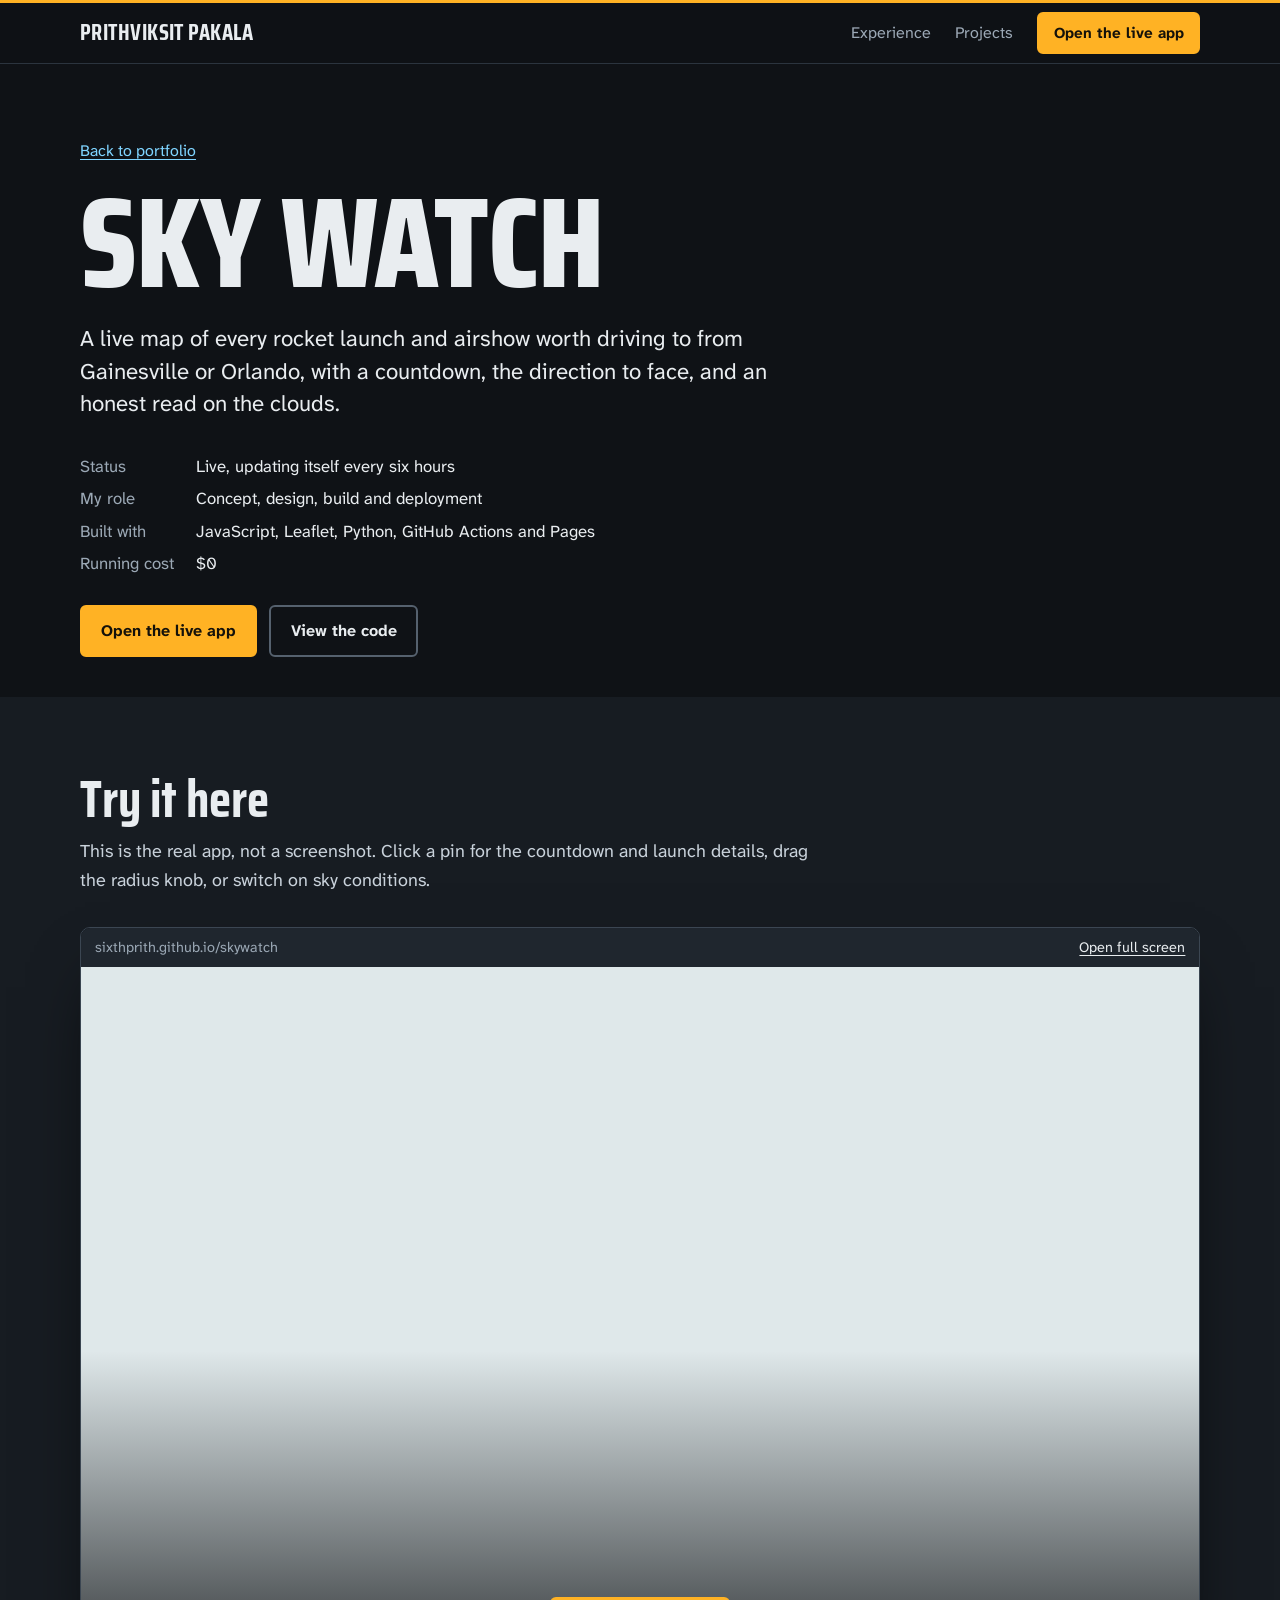
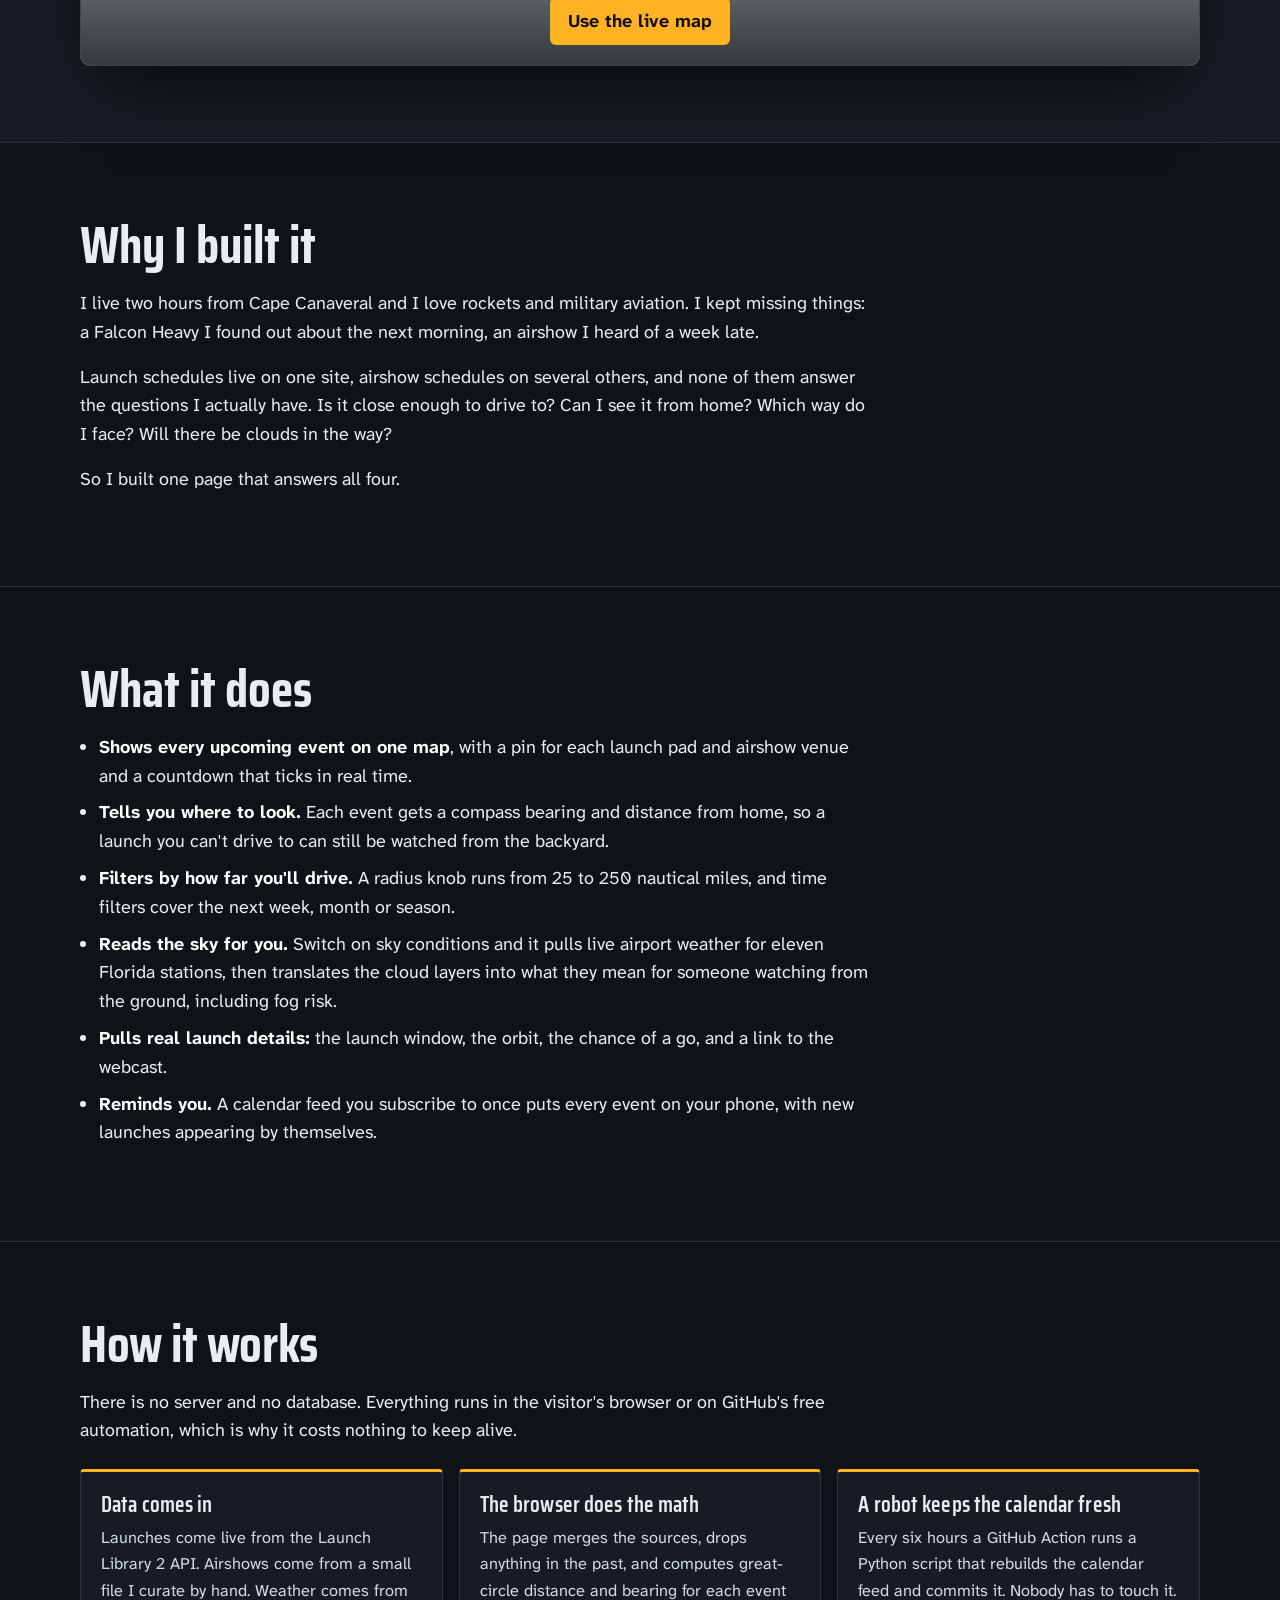
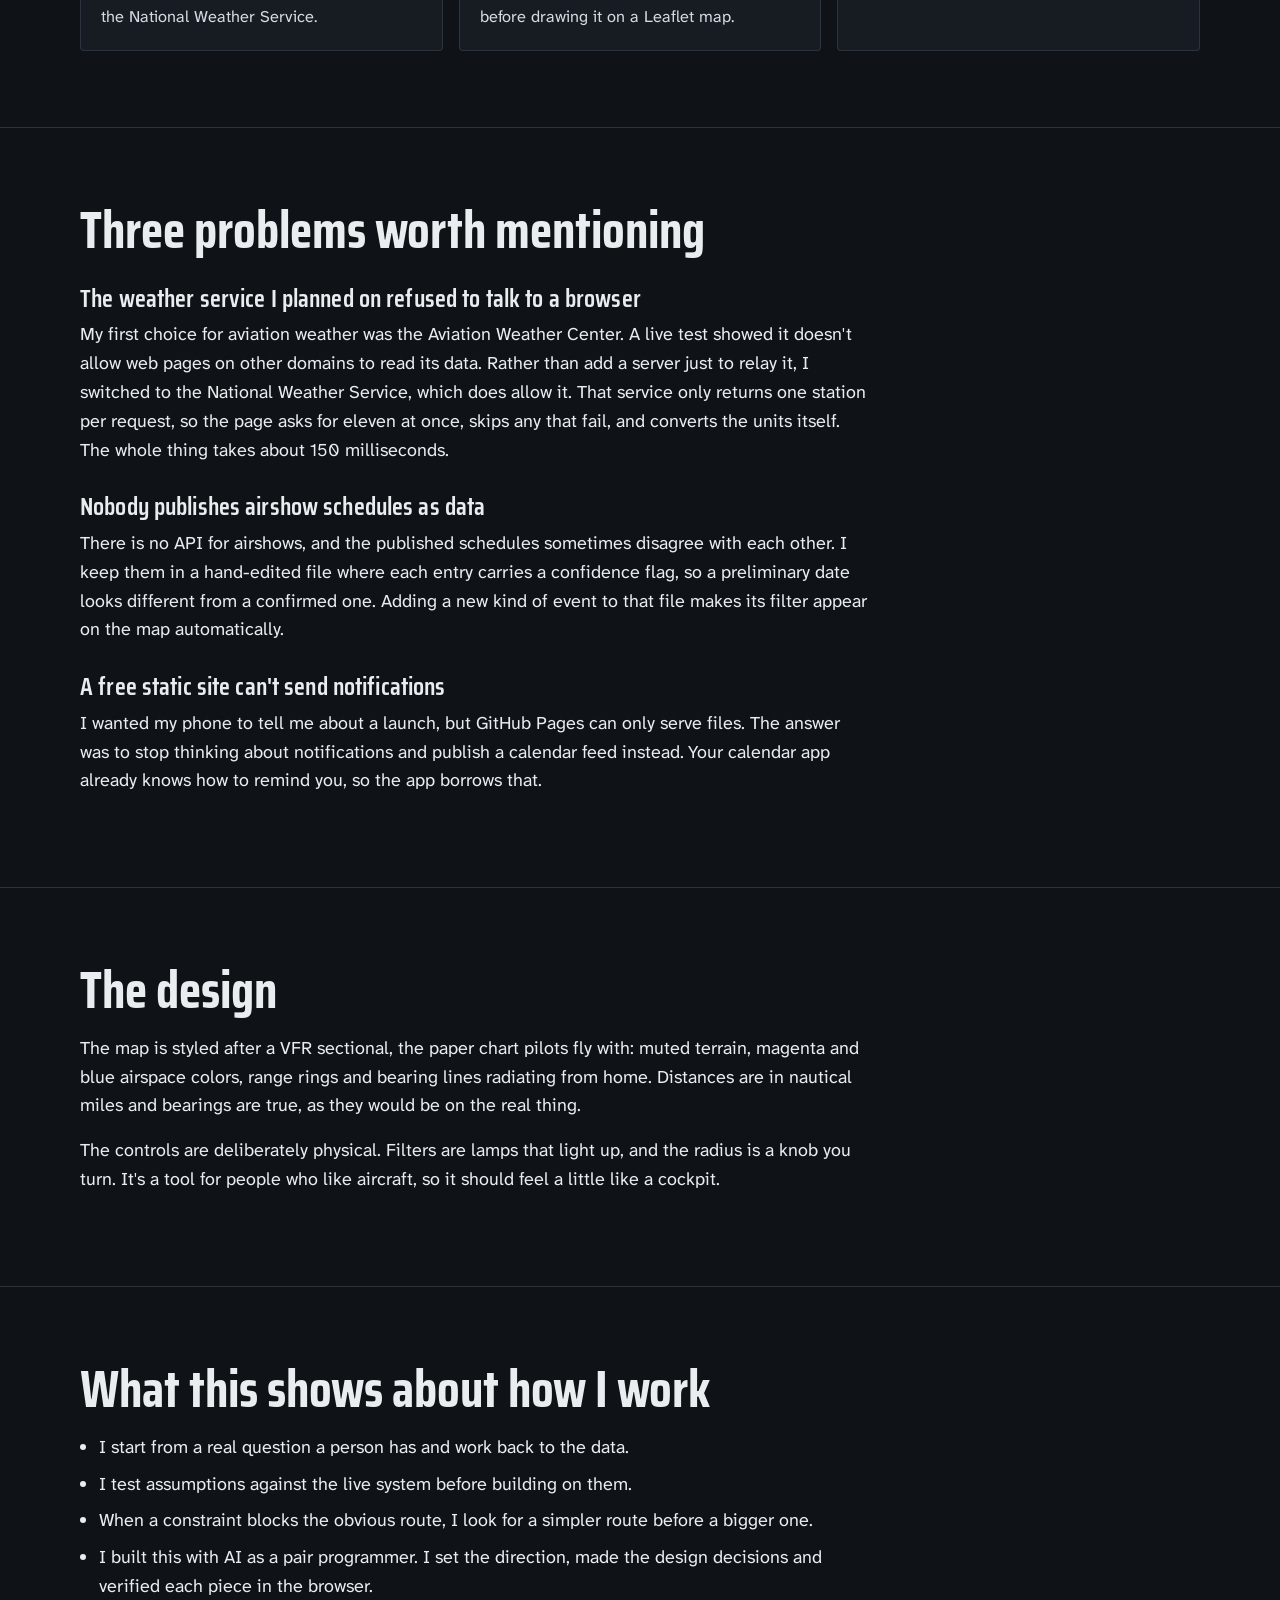
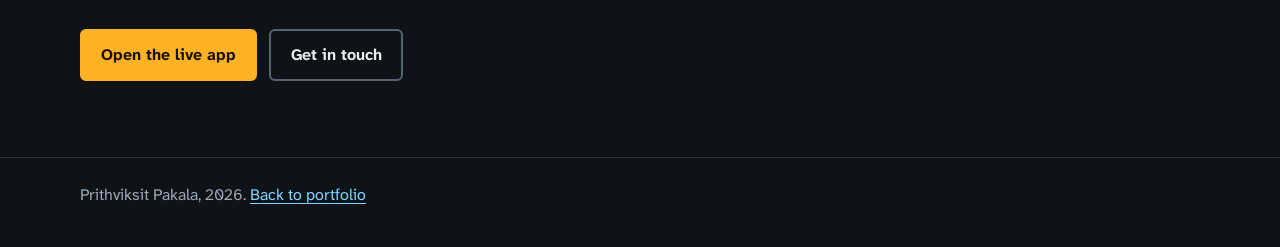
<file: sky-watch.html>
<!doctype html>
<html lang="en">
<head>
<meta charset="utf-8">
<meta name="viewport" content="width=device-width, initial-scale=1">
<title>Sky Watch | Prithviksit Pakala</title>
<meta name="description" content="How I built Sky Watch, a live map of rocket launches and airshows within driving distance of Gainesville and Orlando, Florida.">
<meta property="og:title" content="Sky Watch: a launch and airshow tracker for the Space Coast">
<meta property="og:description" content="Live launch data, real aviation weather, zero hosting cost.">
<link rel="preconnect" href="https://fonts.googleapis.com">
<link rel="preconnect" href="https://fonts.gstatic.com" crossorigin>
<link href="https://fonts.googleapis.com/css2?family=Atkinson+Hyperlegible+Next:wght@400;700&family=Saira+Condensed:wght@600;700;800&display=swap" rel="stylesheet">
<link rel="stylesheet" href="style.css?v=6">
</head>
<body>
<a class="skip" href="#main">Skip to content</a>

<header class="top">
  <div class="wrap">
    <a class="brand" href="index.html">Prithviksit Pakala</a>
    <nav aria-label="Main">
      <a class="hide-sm" href="index.html#experience">Experience</a>
      <a class="hide-sm" href="index.html#projects">Projects</a>
      <a class="btn small" href="https://sixthprith.github.io/skywatch/" target="_blank" rel="noopener">Open the live app</a>
    </nav>
  </div>
</header>

<main id="main">

<div class="case-hero">
  <div class="wrap">
    <a class="back" href="index.html">Back to portfolio</a>
    <h1>Sky Watch</h1>
    <p class="lede">A live map of every rocket launch and airshow worth driving to from Gainesville or Orlando, with a countdown, the direction to face, and an honest read on the clouds.</p>
    <ul class="facts">
      <li><span>Status</span> Live, updating itself every six hours</li>
      <li><span>My role</span> Concept, design, build and deployment</li>
      <li><span>Built with</span> JavaScript, Leaflet, Python, GitHub Actions and Pages</li>
      <li><span>Running cost</span> $0</li>
    </ul>
    <div class="actions">
      <a class="btn" href="https://sixthprith.github.io/skywatch/" target="_blank" rel="noopener">Open the live app</a>
      <a class="btn ghost" href="https://github.com/sixthprith/skywatch" target="_blank" rel="noopener">View the code</a>
    </div>
  </div>
</div>

<section class="demo">
  <div class="wrap">
    <div class="head">
      <h2>Try it here</h2>
      <p>This is the real app, not a screenshot. Click a pin for the countdown and launch details, drag the radius knob, or switch on sky conditions.</p>
    </div>
    <div class="frame tall">
      <div class="bar"><span>sixthprith.github.io/skywatch</span><a href="https://sixthprith.github.io/skywatch/" target="_blank" rel="noopener">Open full screen</a></div>
      <div class="view">
        <iframe src="https://sixthprith.github.io/skywatch/" title="Sky Watch live app" loading="lazy" tabindex="-1"></iframe>
        <button class="cover" type="button" data-unlock><span>Use the live map</span></button>
      </div>
    </div>
  </div>
</section>

<section class="prose">
  <div class="wrap">
    <h2>Why I built it</h2>
    <p>I live two hours from Cape Canaveral and I love rockets and military aviation. I kept missing things: a Falcon Heavy I found out about the next morning, an airshow I heard of a week late.</p>
    <p>Launch schedules live on one site, airshow schedules on several others, and none of them answer the questions I actually have. Is it close enough to drive to? Can I see it from home? Which way do I face? Will there be clouds in the way?</p>
    <p>So I built one page that answers all four.</p>
  </div>
</section>

<section class="prose">
  <div class="wrap">
    <h2>What it does</h2>
    <ul>
      <li><strong>Shows every upcoming event on one map</strong>, with a pin for each launch pad and airshow venue and a countdown that ticks in real time.</li>
      <li><strong>Tells you where to look.</strong> Each event gets a compass bearing and distance from home, so a launch you can't drive to can still be watched from the backyard.</li>
      <li><strong>Filters by how far you'll drive.</strong> A radius knob runs from 25 to 250 nautical miles, and time filters cover the next week, month or season.</li>
      <li><strong>Reads the sky for you.</strong> Switch on sky conditions and it pulls live airport weather for eleven Florida stations, then translates the cloud layers into what they mean for someone watching from the ground, including fog risk.</li>
      <li><strong>Pulls real launch details:</strong> the launch window, the orbit, the chance of a go, and a link to the webcast.</li>
      <li><strong>Reminds you.</strong> A calendar feed you subscribe to once puts every event on your phone, with new launches appearing by themselves.</li>
    </ul>
  </div>
</section>

<section class="prose">
  <div class="wrap">
    <h2>How it works</h2>
    <p>There is no server and no database. Everything runs in the visitor's browser or on GitHub's free automation, which is why it costs nothing to keep alive.</p>
    <div class="flow">
      <div>
        <h3>Data comes in</h3>
        <p>Launches come live from the Launch Library 2 API. Airshows come from a small file I curate by hand. Weather comes from the National Weather Service.</p>
      </div>
      <div>
        <h3>The browser does the math</h3>
        <p>The page merges the sources, drops anything in the past, and computes great-circle distance and bearing for each event before drawing it on a Leaflet map.</p>
      </div>
      <div>
        <h3>A robot keeps the calendar fresh</h3>
        <p>Every six hours a GitHub Action runs a Python script that rebuilds the calendar feed and commits it. Nobody has to touch it.</p>
      </div>
    </div>
  </div>
</section>

<section class="prose">
  <div class="wrap">
    <h2>Three problems worth mentioning</h2>

    <h3>The weather service I planned on refused to talk to a browser</h3>
    <p>My first choice for aviation weather was the Aviation Weather Center. A live test showed it doesn't allow web pages on other domains to read its data. Rather than add a server just to relay it, I switched to the National Weather Service, which does allow it. That service only returns one station per request, so the page asks for eleven at once, skips any that fail, and converts the units itself. The whole thing takes about 150 milliseconds.</p>

    <h3>Nobody publishes airshow schedules as data</h3>
    <p>There is no API for airshows, and the published schedules sometimes disagree with each other. I keep them in a hand-edited file where each entry carries a confidence flag, so a preliminary date looks different from a confirmed one. Adding a new kind of event to that file makes its filter appear on the map automatically.</p>

    <h3>A free static site can't send notifications</h3>
    <p>I wanted my phone to tell me about a launch, but GitHub Pages can only serve files. The answer was to stop thinking about notifications and publish a calendar feed instead. Your calendar app already knows how to remind you, so the app borrows that.</p>
  </div>
</section>

<section class="prose">
  <div class="wrap">
    <h2>The design</h2>
    <p>The map is styled after a VFR sectional, the paper chart pilots fly with: muted terrain, magenta and blue airspace colors, range rings and bearing lines radiating from home. Distances are in nautical miles and bearings are true, as they would be on the real thing.</p>
    <p>The controls are deliberately physical. Filters are lamps that light up, and the radius is a knob you turn. It's a tool for people who like aircraft, so it should feel a little like a cockpit.</p>
  </div>
</section>

<section class="prose">
  <div class="wrap">
    <h2>What this shows about how I work</h2>
    <ul>
      <li>I start from a real question a person has and work back to the data.</li>
      <li>I test assumptions against the live system before building on them.</li>
      <li>When a constraint blocks the obvious route, I look for a simpler route before a bigger one.</li>
      <li>I built this with AI as a pair programmer. I set the direction, made the design decisions and verified each piece in the browser.</li>
    </ul>
    <div class="actions">
      <a class="btn" href="https://sixthprith.github.io/skywatch/" target="_blank" rel="noopener">Open the live app</a>
      <a class="btn ghost" href="index.html#contact">Get in touch</a>
    </div>
  </div>
</section>

</main>

<footer>
  <div class="wrap">Prithviksit Pakala, 2026. <a href="index.html">Back to portfolio</a></div>
</footer>

<script>
  document.querySelectorAll('[data-unlock]').forEach(function (b) {
    b.addEventListener('click', function () {
      var f = b.parentNode.querySelector('iframe');
      f.removeAttribute('tabindex');
      b.remove();
      f.focus();
    });
  });
</script>
</body>
</html>
</file>
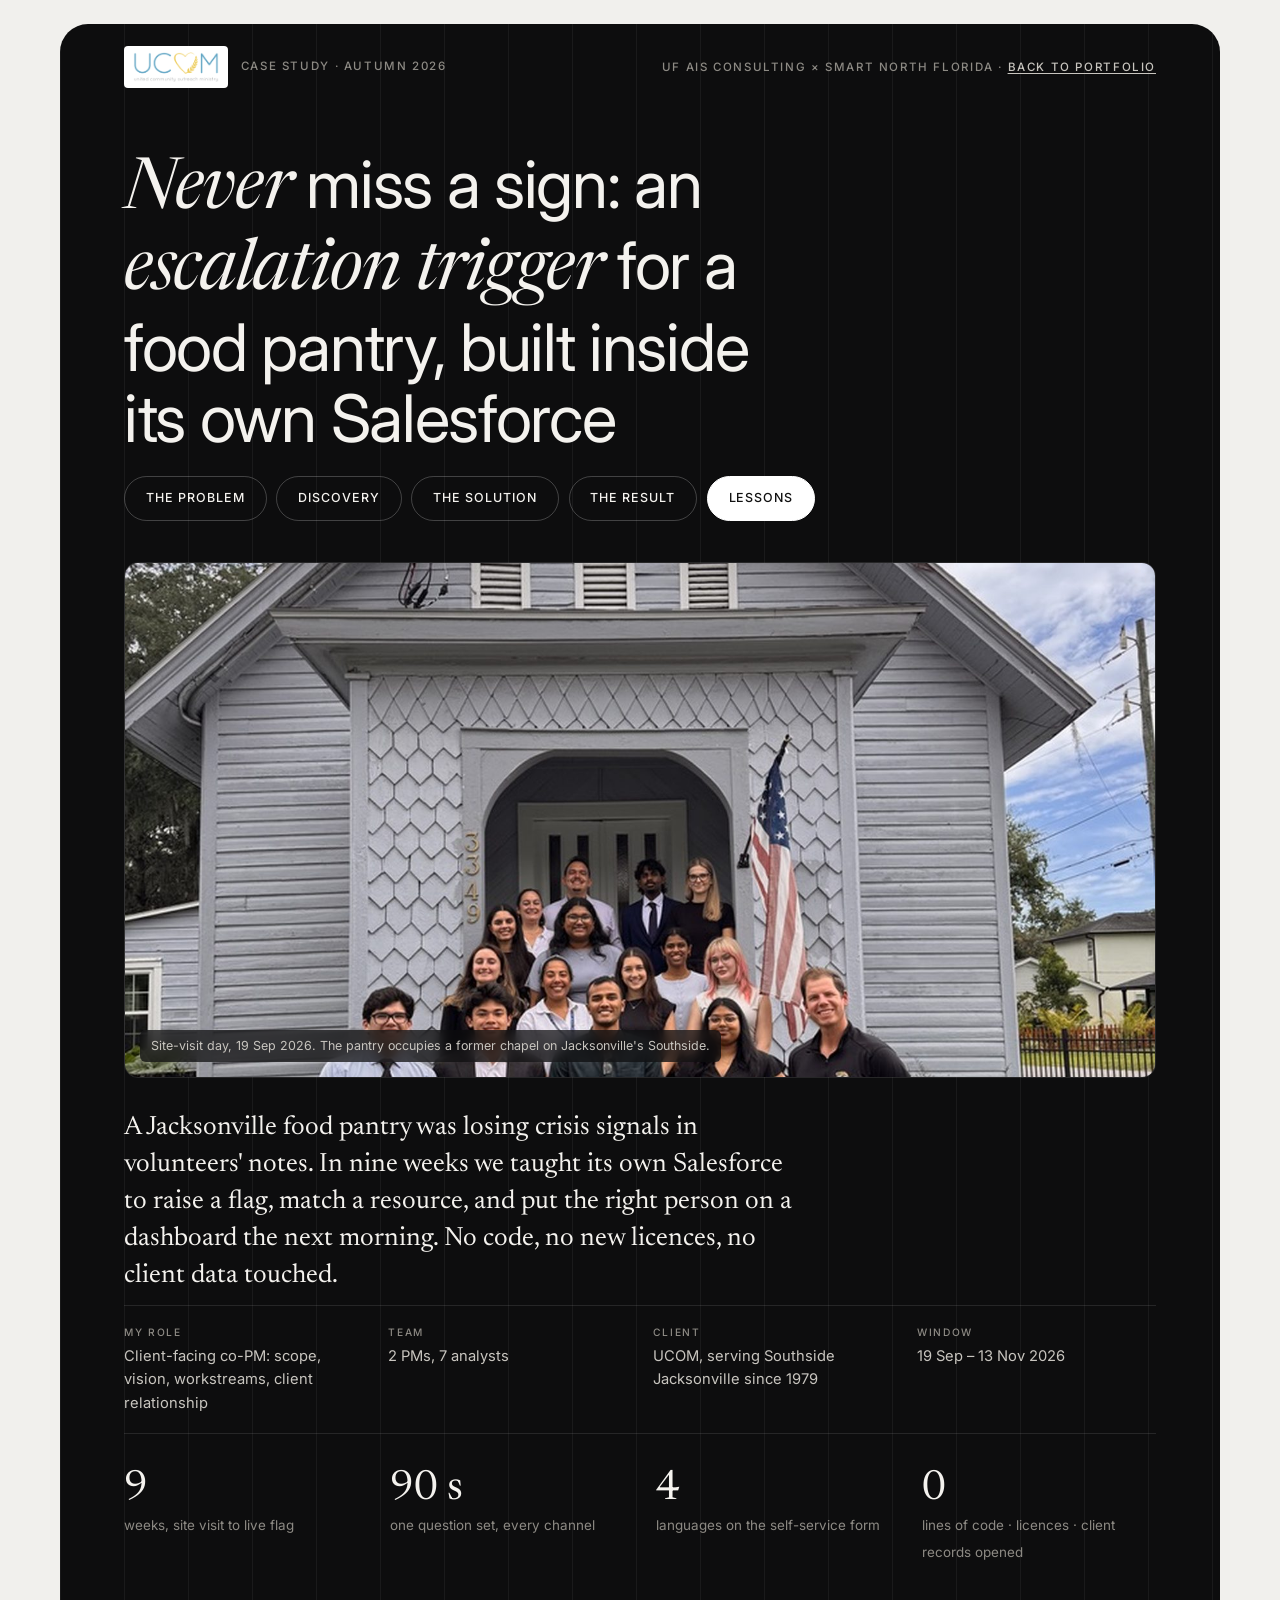
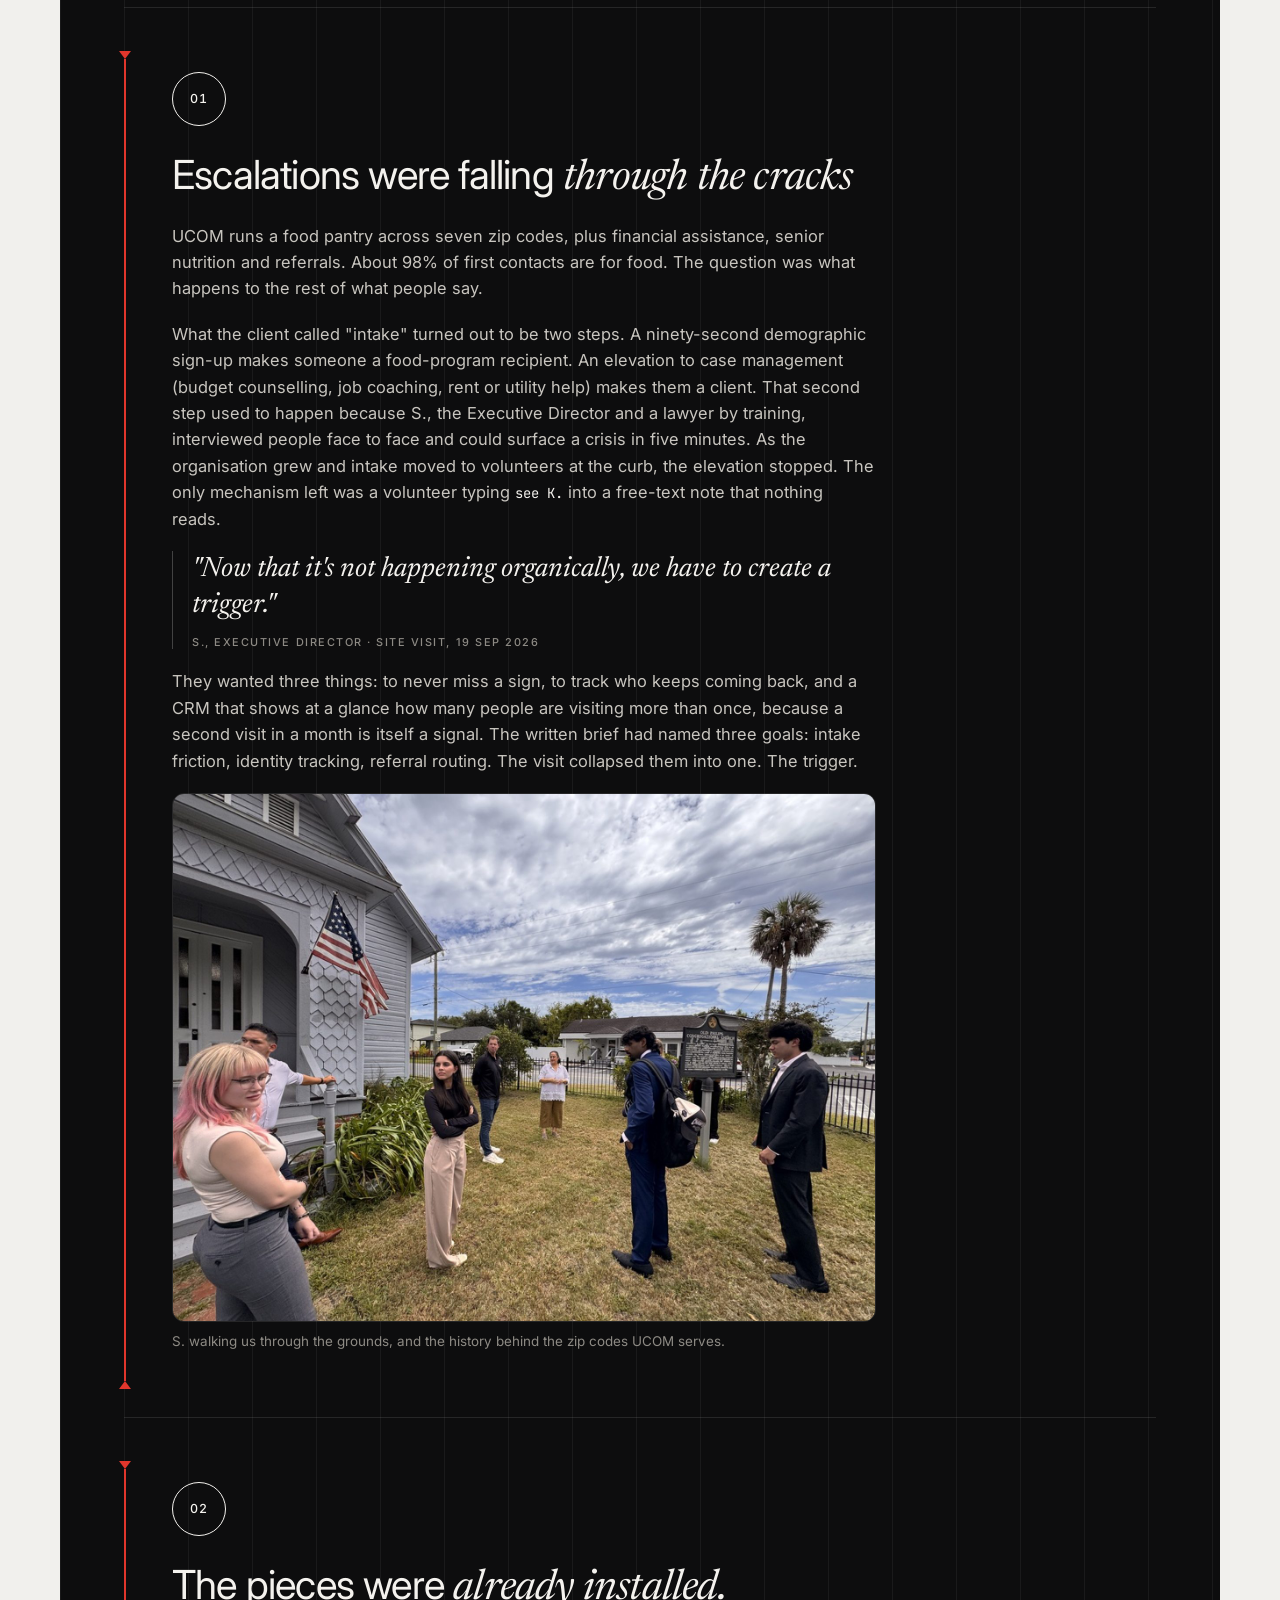
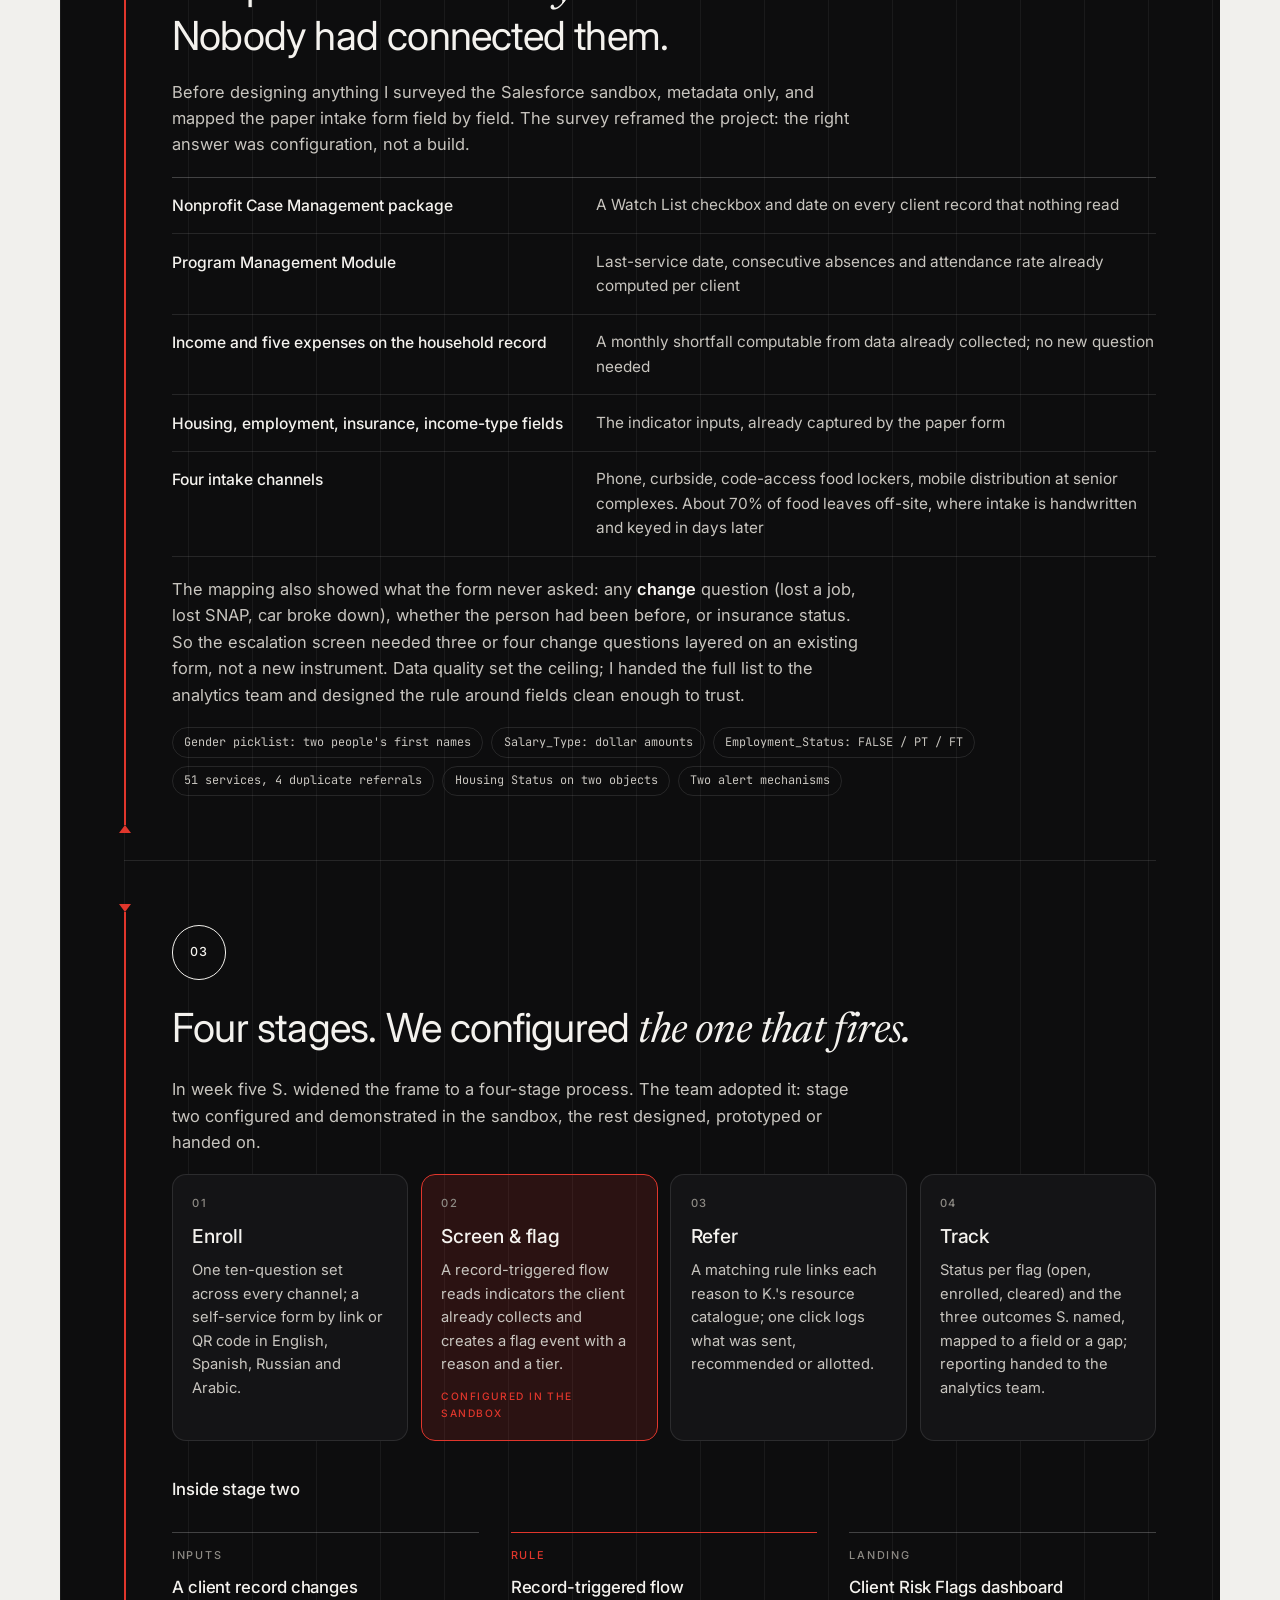
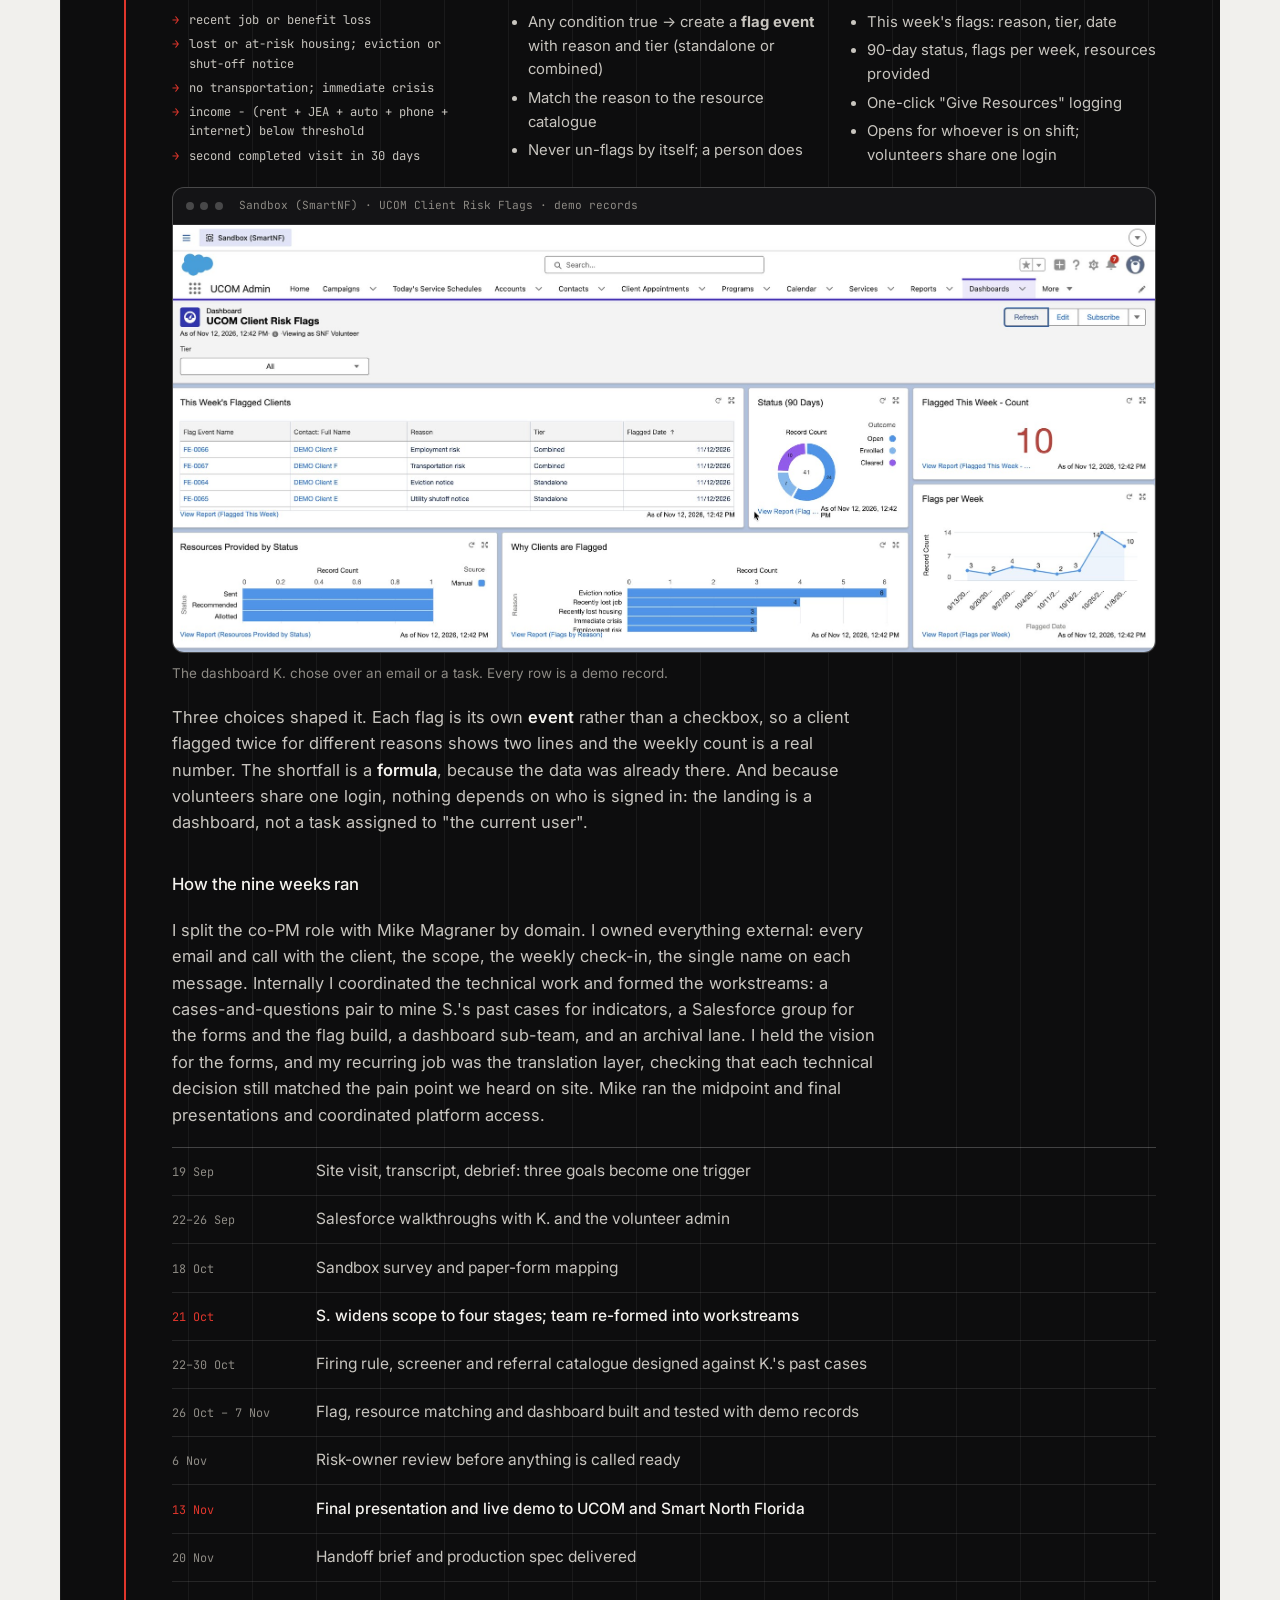
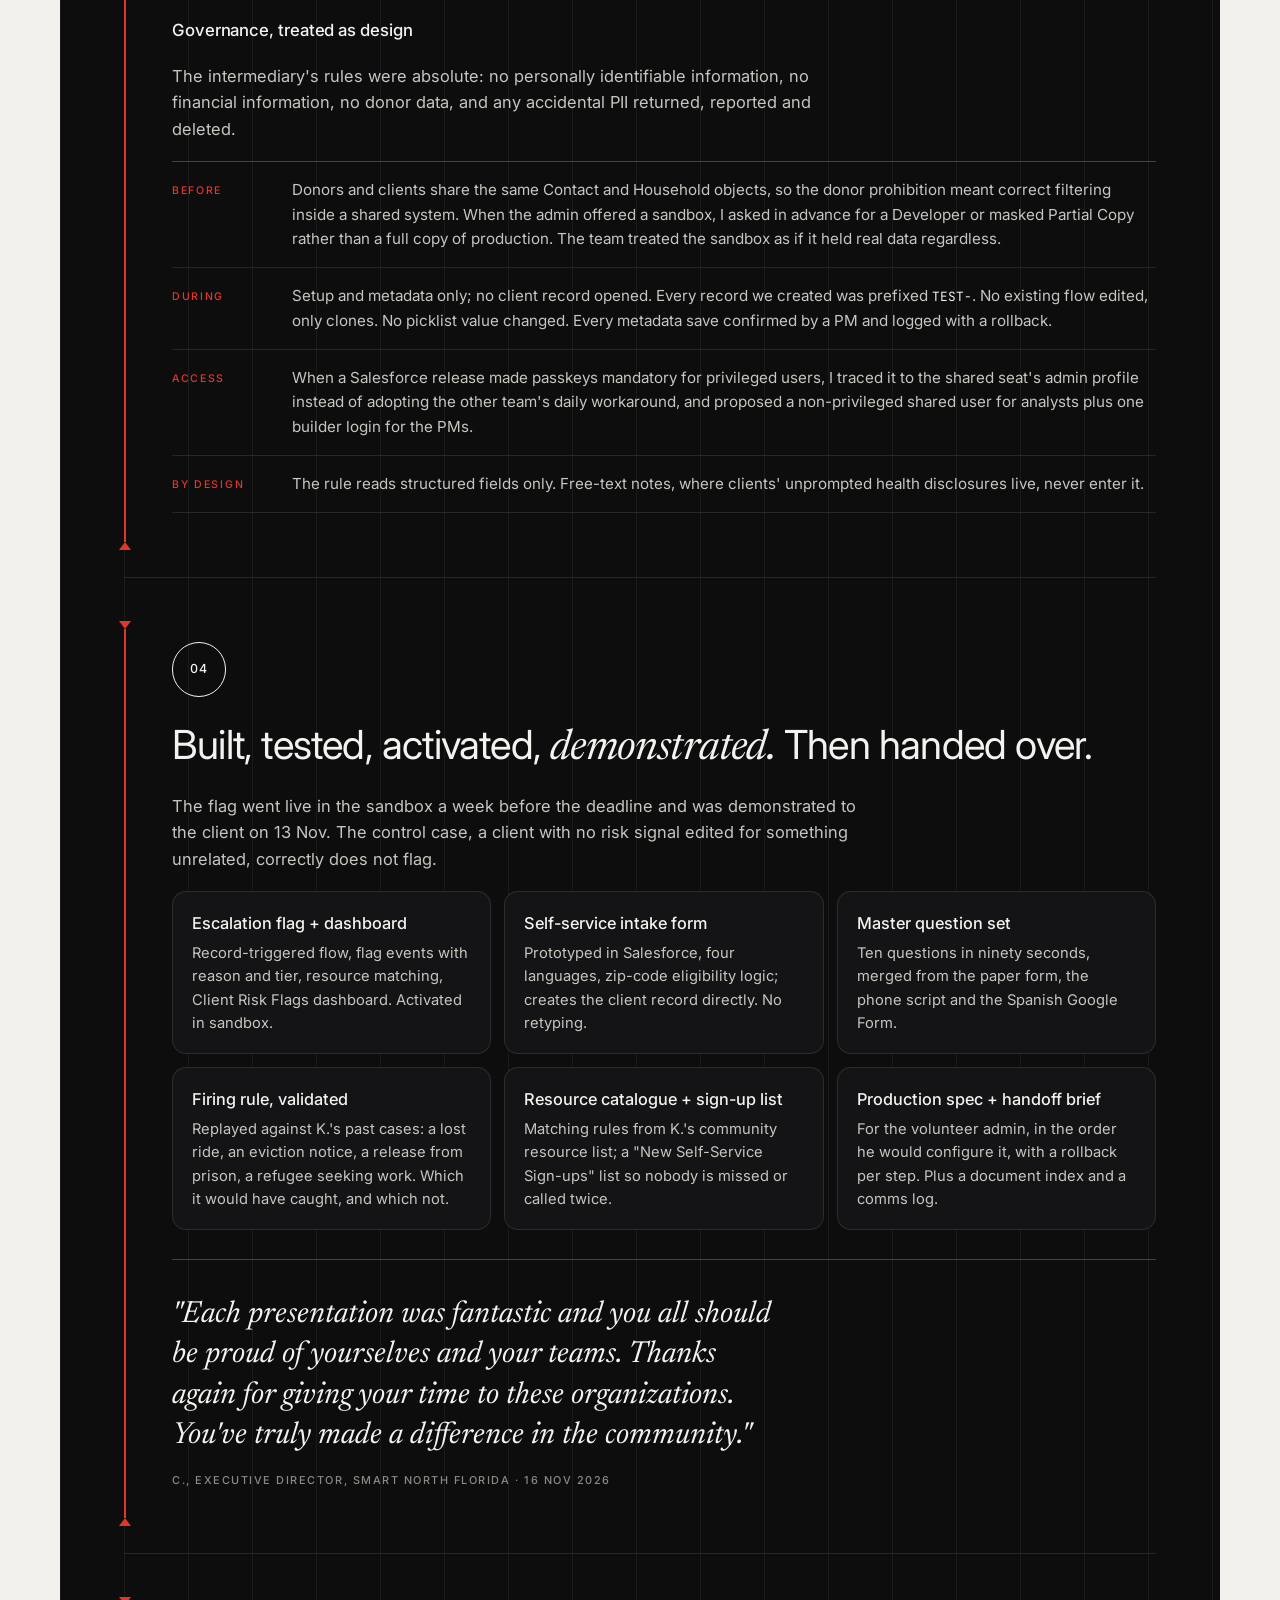
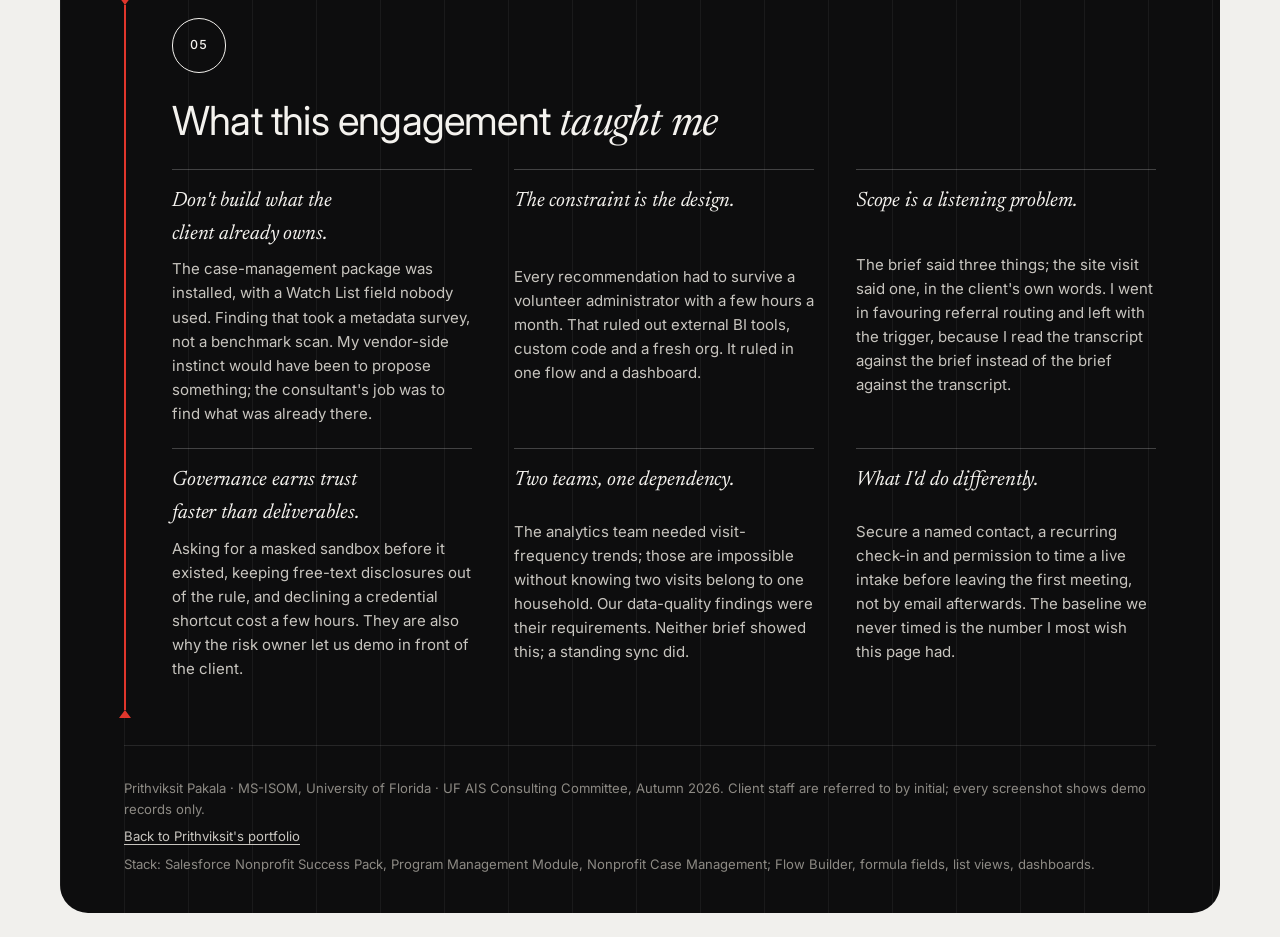
<file: ucom.html>
<!doctype html>
<html lang="en">
<head>
<meta charset="utf-8">
<meta name="viewport" content="width=device-width, initial-scale=1, viewport-fit=cover">
<title>Never Miss a Sign: UCOM case study | Prithviksit Pakala</title>
<meta name="description" content="An escalation trigger for a Jacksonville food pantry, built inside its own Salesforce. Case study by Prithviksit Pakala.">
<meta property="og:title" content="Never miss a sign: an escalation trigger for a food pantry">
<meta name="claude:viewport-fit-sides" content="cover">
<link rel="preconnect" href="https://fonts.googleapis.com">
<link rel="stylesheet" href="https://fonts.googleapis.com/css2?family=Newsreader:ital,opsz,wght@0,6..72,400;0,6..72,500;1,6..72,400;1,6..72,500&family=Inter:wght@400;500;600&family=JetBrains+Mono:wght@400;500&display=swap">
<style>
/* Layout: one dark case-file card on a pale page. Mixed italic-serif / sans headline, pill section tabs,
   circled numbers, and a red survey-rail down the left of each section over a fine vertical grid.
   A committed single-theme (dark card) design; the page ground stays pale in both viewer themes. */
:root{
  --page:#f1f0ed; --card:#0d0d0e; --card-2:#141416; --ink:#f4f2ee; --ink-2:#c8c5bf; --mute:#8d8a84;
  --line:rgba(255,255,255,.1); --line-2:rgba(255,255,255,.22); --grid:rgba(255,255,255,.055);
  --red:#e0362c; --red-soft:rgba(224,54,44,.14);
  --serif:"Newsreader","Iowan Old Style",Georgia,serif;
  --sans:"Inter","Helvetica Neue",Helvetica,Arial,sans-serif;
  --mono:"JetBrains Mono",ui-monospace,SFMono-Regular,Menlo,monospace;
  --gutter-l:max(16px,env(safe-area-inset-left,0px));
  --gutter-r:max(16px,env(safe-area-inset-right,0px));
}
*{box-sizing:border-box}
body{background:var(--page);color:var(--ink);font-family:var(--sans);font-size:17px;line-height:1.6;margin:0;
  padding-left:var(--gutter-l);padding-right:var(--gutter-r);padding-block:clamp(.75rem,2vw,1.5rem)}
img{max-width:100%;height:auto;display:block}
a{color:inherit}
p{margin:0}
h1,h2,h3{margin:0;text-wrap:balance}
:focus-visible{outline:2px solid var(--red);outline-offset:3px}

.card{max-width:1160px;margin:0 auto;background:var(--card);color:var(--ink);border-radius:28px;overflow:hidden;position:relative;
  background-image:repeating-linear-gradient(90deg,var(--grid) 0 1px,transparent 1px 64px)}
.inner{padding-left:clamp(1.25rem,5vw,4rem);padding-right:clamp(1.25rem,5vw,4rem)}

/* top */
.top{display:flex;justify-content:space-between;align-items:center;gap:1rem;flex-wrap:wrap;padding-block:1.4rem 0;font-size:.72rem;letter-spacing:.14em;text-transform:uppercase;color:var(--mute);font-weight:500}
.top .logo{background:#fff;border-radius:4px;padding:.35rem .55rem;width:104px;display:inline-block;vertical-align:middle;margin-right:.8rem}

/* headline */
.head{padding-block:clamp(2.2rem,5vw,3.8rem) 1.6rem;display:grid;gap:1.4rem}
h1{font-family:var(--sans);font-weight:400;font-size:clamp(2.1rem,5.2vw,4.1rem);line-height:1.08;letter-spacing:-.02em;max-width:17ch}
h1 i{font-family:var(--serif);font-style:italic;font-weight:400;font-size:1.08em}
.tabs{display:flex;flex-wrap:wrap;gap:.6rem}
.tabs a{text-decoration:none;font-size:.78rem;letter-spacing:.08em;text-transform:uppercase;font-weight:500;color:var(--ink);
  border:1px solid var(--line-2);border-radius:999px;padding:.72rem 1.3rem;transition:background .2s,color .2s,border-color .2s}
.tabs a:hover{border-color:var(--ink)}
.tabs a.on{background:#fff;color:#111;border-color:#fff}

/* hero figure */
.hero{margin:1rem 0 0;position:relative}
.hero img{width:100%;aspect-ratio:16/8;object-fit:cover;object-position:50% 36%;border-radius:14px;border:1px solid var(--line)}
.hero .cap{position:absolute;left:1rem;bottom:1rem;background:rgba(13,13,14,.72);backdrop-filter:blur(6px);color:var(--ink-2);font-size:.78rem;padding:.4rem .7rem;border-radius:6px;max-width:calc(100% - 2rem)}
.dek{font-family:var(--serif);font-size:clamp(1.25rem,2.2vw,1.65rem);line-height:1.4;color:var(--ink);max-width:42rem;padding-block:2rem .6rem}
.meta{display:grid;grid-template-columns:repeat(auto-fit,minmax(160px,1fr));gap:1rem 1.6rem;border-top:1px solid var(--line);border-bottom:1px solid var(--line);padding-block:1.1rem;margin-bottom:1rem}
.meta div{font-size:.92rem;color:var(--ink-2)}
.meta b{display:block;font-size:.64rem;letter-spacing:.16em;text-transform:uppercase;color:var(--mute);font-weight:500;margin-bottom:.3rem}

/* stats */
.stats{display:grid;grid-template-columns:repeat(auto-fit,minmax(150px,1fr));gap:1rem 2rem;padding-block:1.2rem 2.6rem}
.stat strong{font-family:var(--serif);font-weight:400;font-size:2.6rem;line-height:1;display:block;font-variant-numeric:tabular-nums}
.stat span{font-size:.84rem;color:var(--mute)}

/* sections with rail */
.sec{position:relative;padding:clamp(2.4rem,5vw,4rem) 0 clamp(2.4rem,5vw,4rem) clamp(1.6rem,4vw,3rem);border-top:1px solid var(--line)}
.sec::before{content:"";position:absolute;left:0;top:3.2rem;bottom:2.2rem;width:2px;background:var(--red)}
.sec::after{content:"";position:absolute;left:-5px;top:3.2rem;border:6px solid transparent;border-top:8px solid var(--red);border-bottom:0;transform:translateY(-100%)}
.sec .foot{position:absolute;left:-5px;bottom:2.2rem;border:6px solid transparent;border-bottom:8px solid var(--red);border-top:0;transform:translateY(100%)}
.num{display:inline-grid;place-items:center;width:3.4rem;height:3.4rem;border:1px solid var(--ink);border-radius:999px;font-size:.78rem;letter-spacing:.06em;font-weight:500;font-variant-numeric:tabular-nums;margin-bottom:1.6rem}
.sec h2{font-family:var(--sans);font-weight:400;font-size:clamp(1.7rem,3.2vw,2.5rem);letter-spacing:-.02em;line-height:1.15;margin-bottom:1.2rem}
.sec h2 i{font-family:var(--serif);font-style:italic;font-weight:400;font-size:1.06em}
.sec h3{font-family:var(--sans);font-weight:500;font-size:1.05rem;letter-spacing:-.005em}
.prose{display:grid;gap:1.2rem;max-width:44rem;min-width:0}
.prose p{color:var(--ink-2);font-size:1.03rem}
.prose p strong{color:var(--ink);font-weight:600}
.wide{max-width:none}
.mono{font-family:var(--mono);font-size:.84em;color:var(--ink)}
.eyebrow{font-size:.68rem;letter-spacing:.16em;text-transform:uppercase;color:var(--mute);font-weight:500}

.pull{font-family:var(--serif);font-style:italic;font-size:clamp(1.35rem,2.3vw,1.75rem);line-height:1.3;color:var(--ink);border-left:1px solid var(--line-2);padding-left:1.2rem}
.pull small{display:block;font-family:var(--sans);font-style:normal;font-size:.68rem;letter-spacing:.14em;text-transform:uppercase;color:var(--mute);margin-top:.7rem;font-weight:500}

figure{margin:0;display:grid;gap:.6rem}
figure img{border-radius:12px;border:1px solid var(--line)}
figcaption{font-size:.84rem;color:var(--mute)}
.frame{border:1px solid var(--line-2);border-radius:12px;overflow:hidden;background:var(--card-2)}
.frame .bar{display:flex;gap:.4rem;align-items:center;padding:.55rem .8rem;border-bottom:1px solid var(--line)}
.frame .bar i{width:8px;height:8px;border-radius:50%;background:var(--line-2);display:block}
.frame .bar span{margin-left:.6rem;font-family:var(--mono);font-size:.7rem;color:var(--mute)}
.frame img{border:0;border-radius:0}

/* lists & grids */
.rows{display:grid;border-top:1px solid var(--line-2)}
.row{display:grid;grid-template-columns:minmax(0,1fr);gap:.25rem 1.5rem;padding:.95rem 0;border-bottom:1px solid var(--line)}
@media (min-width:640px){.row{grid-template-columns:minmax(0,5fr) minmax(0,7fr)}}
.row .k{color:var(--ink);font-weight:500;font-size:.98rem}
.row .v{color:var(--ink-2);font-size:.96rem}
.chips{display:flex;flex-wrap:wrap;gap:.5rem}
.chip{font-family:var(--mono);font-size:.74rem;color:var(--ink-2);border:1px solid var(--line);border-radius:999px;padding:.3rem .7rem}

.stages{display:grid;grid-template-columns:repeat(auto-fit,minmax(210px,1fr));gap:.8rem;counter-reset:st}
.stage{border:1px solid var(--line);border-radius:14px;padding:1.2rem;display:grid;gap:.5rem;align-content:start;background:var(--card-2)}
.stage::before{counter-increment:st;content:"0" counter(st);font-size:.7rem;letter-spacing:.14em;color:var(--mute);font-weight:500}
.stage h3{font-size:1.2rem;font-weight:500}
.stage p{font-size:.92rem;color:var(--ink-2)}
.stage.on{border-color:var(--red);background:var(--red-soft)}
.stage.on::after{content:"Configured in the sandbox";font-size:.64rem;letter-spacing:.14em;text-transform:uppercase;color:var(--red);font-weight:500;margin-top:.2rem}

.flow{display:grid;grid-template-columns:repeat(auto-fit,minmax(230px,1fr));gap:1.4rem 2rem;margin-top:.6rem}
.step{display:grid;gap:.6rem;align-content:start;border-top:1px solid var(--line-2);padding-top:.9rem}
.step.flag{border-top-color:var(--red)}
.step.flag .eyebrow{color:var(--red)}
.step ul{margin:0;padding-left:1.1rem;color:var(--ink-2);font-size:.93rem;display:grid;gap:.3rem}
.sig{display:grid;gap:.3rem;font-family:var(--mono);font-size:.76rem;color:var(--ink-2)}
.sig div{display:flex;gap:.6rem;align-items:baseline}
.sig b{color:var(--red);font-weight:500}

.tl{display:grid;border-top:1px solid var(--line-2)}
.t{display:grid;grid-template-columns:8rem minmax(0,1fr);gap:1rem;padding:.7rem 0;border-bottom:1px solid var(--line);align-items:baseline}
.t .d{font-family:var(--mono);font-size:.74rem;color:var(--mute);white-space:nowrap}
.t .w{color:var(--ink-2);font-size:.97rem}
.t.key .w{color:var(--ink);font-weight:500}
.t.key .d{color:var(--red)}
@media (max-width:480px){.t{grid-template-columns:1fr;gap:.1rem}}

.rules{display:grid;border-top:1px solid var(--line-2)}
.rule{display:grid;grid-template-columns:6.5rem minmax(0,1fr);gap:1rem;padding:1rem 0;border-bottom:1px solid var(--line)}
.rule .m{font-size:.66rem;letter-spacing:.16em;text-transform:uppercase;color:var(--red);padding-top:.3rem;font-weight:500}
.rule p{font-size:.95rem;color:var(--ink-2)}
@media (max-width:480px){.rule{grid-template-columns:1fr;gap:.2rem}}

.deliv{display:grid;grid-template-columns:repeat(auto-fit,minmax(260px,1fr));gap:.8rem}
.deliv div{border:1px solid var(--line);border-radius:14px;padding:1.1rem 1.2rem;font-size:.92rem;color:var(--ink-2);background:var(--card-2)}
.deliv div b{display:block;color:var(--ink);font-weight:500;font-size:1.02rem;margin-bottom:.35rem}

.testi{margin-top:.6rem;padding:clamp(1.4rem,3vw,2.2rem) 0 0;border-top:1px solid var(--line-2);display:grid;gap:1rem}
.testi blockquote{margin:0;font-family:var(--serif);font-style:italic;font-size:clamp(1.35rem,2.4vw,1.9rem);line-height:1.32;text-wrap:balance;max-width:46rem}
.testi cite{font-style:normal;font-size:.68rem;letter-spacing:.14em;text-transform:uppercase;color:var(--mute);font-weight:500}

.lessons{display:grid;grid-template-columns:repeat(auto-fit,minmax(280px,1fr));gap:1.4rem 2.6rem}
.lesson{display:grid;gap:.4rem;padding-top:.9rem;border-top:1px solid var(--line-2)}
.lesson h3{font-family:var(--serif);font-style:italic;font-weight:400;font-size:1.3rem}
.lesson p{font-size:.94rem;color:var(--ink-2)}

.end{padding-block:2rem 2.4rem;border-top:1px solid var(--line);color:var(--mute);font-size:.82rem;display:grid;gap:.4rem}
@media (prefers-reduced-motion:reduce){.tabs a{transition:none}}
</style>
<style>.backlink{color:var(--ink-2);text-underline-offset:.2em}.backlink:hover{color:#fff}</style>
</head>
<body>
<main class="card">
  <div class="inner">
    <div class="top">
      <div><span class="logo"><img src="assets/ucom-logo.png" alt="UCOM, United Community Outreach Ministry"></span>Case study · Autumn 2026</div>
      <div>UF AIS Consulting × Smart North Florida · <a class="backlink" href="index.html">Back to portfolio</a></div>
    </div>

    <header class="head">
      <h1><i>Never</i> miss a sign: an <i>escalation trigger</i> for a food pantry, built inside its own Salesforce</h1>
      <nav class="tabs" aria-label="Sections">
        <a href="#problem" class="on">The problem</a>
        <a href="#discovery">Discovery</a>
        <a href="#solution">The solution</a>
        <a href="#result">The result</a>
        <a href="#lessons">Lessons</a>
      </nav>
    </header>

    <figure class="hero">
      <img src="assets/team-steps.jpg" alt="The UF AIS consulting team with UCOM and Smart North Florida staff on the steps of the pantry, a former chapel, on site-visit day">
      <span class="cap">Site-visit day, 19 Sep 2026. The pantry occupies a former chapel on Jacksonville's Southside.</span>
    </figure>

    <p class="dek">A Jacksonville food pantry was losing crisis signals in volunteers' notes. In nine weeks we taught its own Salesforce to raise a flag, match a resource, and put the right person on a dashboard the next morning. No code, no new licences, no client data touched.</p>

    <div class="meta">
      <div><b>My role</b>Client-facing co-PM: scope, vision, workstreams, client relationship</div>
      <div><b>Team</b>2 PMs, 7 analysts</div>
      <div><b>Client</b>UCOM, serving Southside Jacksonville since 1979</div>
      <div><b>Window</b>19 Sep – 13 Nov 2026</div>
    </div>
    <div class="stats" aria-label="Key numbers">
      <div class="stat"><strong>9</strong><span>weeks, site visit to live flag</span></div>
      <div class="stat"><strong>90 s</strong><span>one question set, every channel</span></div>
      <div class="stat"><strong>4</strong><span>languages on the self-service form</span></div>
      <div class="stat"><strong>0</strong><span>lines of code · licences · client records opened</span></div>
    </div>

    <section class="sec" id="problem">
      <span class="foot"></span>
      <div class="num">01</div>
      <h2>Escalations were falling <i>through the cracks</i></h2>
      <div class="prose">
        <p>UCOM runs a food pantry across seven zip codes, plus financial assistance, senior nutrition and referrals. About 98% of first contacts are for food. The question was what happens to the rest of what people say.</p>
        <p>What the client called "intake" turned out to be two steps. A ninety-second demographic sign-up makes someone a food-program recipient. An elevation to case management (budget counselling, job coaching, rent or utility help) makes them a client. That second step used to happen because S., the Executive Director and a lawyer by training, interviewed people face to face and could surface a crisis in five minutes. As the organisation grew and intake moved to volunteers at the curb, the elevation stopped. The only mechanism left was a volunteer typing <span class="mono">see K.</span> into a free-text note that nothing reads.</p>
        <div class="pull">"Now that it's not happening organically, we have to create a trigger."<small>S., Executive Director · site visit, 19 Sep 2026</small></div>
        <p>They wanted three things: to never miss a sign, to track who keeps coming back, and a CRM that shows at a glance how many people are visiting more than once, because a second visit in a month is itself a signal. The written brief had named three goals: intake friction, identity tracking, referral routing. The visit collapsed them into one. The trigger.</p>
        <figure>
          <img src="assets/site-walk.jpg" alt="The Executive Director walking the student team around the pantry grounds beside a historic marker for the former church" loading="lazy">
          <figcaption>S. walking us through the grounds, and the history behind the zip codes UCOM serves.</figcaption>
        </figure>
      </div>
    </section>

    <section class="sec" id="discovery">
      <span class="foot"></span>
      <div class="num">02</div>
      <h2>The pieces were <i>already installed.</i> Nobody had connected them.</h2>
      <div class="prose wide">
        <p style="max-width:44rem">Before designing anything I surveyed the Salesforce sandbox, metadata only, and mapped the paper intake form field by field. The survey reframed the project: the right answer was configuration, not a build.</p>
        <div class="rows">
          <div class="row"><div class="k">Nonprofit Case Management package</div><div class="v">A Watch List checkbox and date on every client record that nothing read</div></div>
          <div class="row"><div class="k">Program Management Module</div><div class="v">Last-service date, consecutive absences and attendance rate already computed per client</div></div>
          <div class="row"><div class="k">Income and five expenses on the household record</div><div class="v">A monthly shortfall computable from data already collected; no new question needed</div></div>
          <div class="row"><div class="k">Housing, employment, insurance, income-type fields</div><div class="v">The indicator inputs, already captured by the paper form</div></div>
          <div class="row"><div class="k">Four intake channels</div><div class="v">Phone, curbside, code-access food lockers, mobile distribution at senior complexes. About 70% of food leaves off-site, where intake is handwritten and keyed in days later</div></div>
        </div>
        <p style="max-width:44rem">The mapping also showed what the form never asked: any <strong>change</strong> question (lost a job, lost SNAP, car broke down), whether the person had been before, or insurance status. So the escalation screen needed three or four change questions layered on an existing form, not a new instrument. Data quality set the ceiling; I handed the full list to the analytics team and designed the rule around fields clean enough to trust.</p>
        <div class="chips" aria-label="Data quality findings">
          <span class="chip">Gender picklist: two people's first names</span>
          <span class="chip">Salary_Type: dollar amounts</span>
          <span class="chip">Employment_Status: FALSE / PT / FT</span>
          <span class="chip">51 services, 4 duplicate referrals</span>
          <span class="chip">Housing Status on two objects</span>
          <span class="chip">Two alert mechanisms</span>
        </div>
      </div>
    </section>

    <section class="sec" id="solution">
      <span class="foot"></span>
      <div class="num">03</div>
      <h2>Four stages. We configured <i>the one that fires.</i></h2>
      <div class="prose wide">
        <p style="max-width:44rem">In week five S. widened the frame to a four-stage process. The team adopted it: stage two configured and demonstrated in the sandbox, the rest designed, prototyped or handed on.</p>
        <div class="stages">
          <div class="stage"><h3>Enroll</h3><p>One ten-question set across every channel; a self-service form by link or QR code in English, Spanish, Russian and Arabic.</p></div>
          <div class="stage on"><h3>Screen &amp; flag</h3><p>A record-triggered flow reads indicators the client already collects and creates a flag event with a reason and a tier.</p></div>
          <div class="stage"><h3>Refer</h3><p>A matching rule links each reason to K.'s resource catalogue; one click logs what was sent, recommended or allotted.</p></div>
          <div class="stage"><h3>Track</h3><p>Status per flag (open, enrolled, cleared) and the three outcomes S. named, mapped to a field or a gap; reporting handed to the analytics team.</p></div>
        </div>

        <h3 style="margin-top:1rem">Inside stage two</h3>
        <div class="flow">
          <div class="step">
            <span class="eyebrow">Inputs</span><h3>A client record changes</h3>
            <div class="sig">
              <div><b>→</b> recent job or benefit loss</div>
              <div><b>→</b> lost or at-risk housing; eviction or shut-off notice</div>
              <div><b>→</b> no transportation; immediate crisis</div>
              <div><b>→</b> income − (rent + JEA + auto + phone + internet) below threshold</div>
              <div><b>→</b> second completed visit in 30 days</div>
            </div>
          </div>
          <div class="step flag">
            <span class="eyebrow">Rule</span><h3>Record-triggered flow</h3>
            <ul><li>Any condition true → create a <strong>flag event</strong> with reason and tier (standalone or combined)</li><li>Match the reason to the resource catalogue</li><li>Never un-flags by itself; a person does</li></ul>
          </div>
          <div class="step">
            <span class="eyebrow">Landing</span><h3>Client Risk Flags dashboard</h3>
            <ul><li>This week's flags: reason, tier, date</li><li>90-day status, flags per week, resources provided</li><li>One-click "Give Resources" logging</li><li>Opens for whoever is on shift; volunteers share one login</li></ul>
          </div>
        </div>

        <figure>
          <div class="frame">
            <div class="bar"><i></i><i></i><i></i><span>Sandbox (SmartNF) · UCOM Client Risk Flags · demo records</span></div>
            <img src="assets/dashboard.jpg" alt="The Client Risk Flags dashboard in the Salesforce sandbox: this week's flagged clients with reasons and tiers, a 90-day status donut, flags per week, and resources provided. Demo records only." loading="lazy">
          </div>
          <figcaption>The dashboard K. chose over an email or a task. Every row is a demo record.</figcaption>
        </figure>

        <p style="max-width:44rem">Three choices shaped it. Each flag is its own <strong>event</strong> rather than a checkbox, so a client flagged twice for different reasons shows two lines and the weekly count is a real number. The shortfall is a <strong>formula</strong>, because the data was already there. And because volunteers share one login, nothing depends on who is signed in: the landing is a dashboard, not a task assigned to "the current user".</p>

        <h3 style="margin-top:1rem">How the nine weeks ran</h3>
        <p style="max-width:44rem">I split the co-PM role with Mike Magraner by domain. I owned everything external: every email and call with the client, the scope, the weekly check-in, the single name on each message. Internally I coordinated the technical work and formed the workstreams: a cases-and-questions pair to mine S.'s past cases for indicators, a Salesforce group for the forms and the flag build, a dashboard sub-team, and an archival lane. I held the vision for the forms, and my recurring job was the translation layer, checking that each technical decision still matched the pain point we heard on site. Mike ran the midpoint and final presentations and coordinated platform access.</p>
        <div class="tl">
          <div class="t"><span class="d">19 Sep</span><span class="w">Site visit, transcript, debrief: three goals become one trigger</span></div>
          <div class="t"><span class="d">22–26 Sep</span><span class="w">Salesforce walkthroughs with K. and the volunteer admin</span></div>
          <div class="t"><span class="d">18 Oct</span><span class="w">Sandbox survey and paper-form mapping</span></div>
          <div class="t key"><span class="d">21 Oct</span><span class="w">S. widens scope to four stages; team re-formed into workstreams</span></div>
          <div class="t"><span class="d">22–30 Oct</span><span class="w">Firing rule, screener and referral catalogue designed against K.'s past cases</span></div>
          <div class="t"><span class="d">26 Oct – 7 Nov</span><span class="w">Flag, resource matching and dashboard built and tested with demo records</span></div>
          <div class="t"><span class="d">6 Nov</span><span class="w">Risk-owner review before anything is called ready</span></div>
          <div class="t key"><span class="d">13 Nov</span><span class="w">Final presentation and live demo to UCOM and Smart North Florida</span></div>
          <div class="t"><span class="d">20 Nov</span><span class="w">Handoff brief and production spec delivered</span></div>
        </div>

        <h3 style="margin-top:1rem">Governance, treated as design</h3>
        <p style="max-width:44rem">The intermediary's rules were absolute: no personally identifiable information, no financial information, no donor data, and any accidental PII returned, reported and deleted.</p>
        <div class="rules">
          <div class="rule"><span class="m">Before</span><p>Donors and clients share the same Contact and Household objects, so the donor prohibition meant correct filtering inside a shared system. When the admin offered a sandbox, I asked in advance for a Developer or masked Partial Copy rather than a full copy of production. The team treated the sandbox as if it held real data regardless.</p></div>
          <div class="rule"><span class="m">During</span><p>Setup and metadata only; no client record opened. Every record we created was prefixed <span class="mono">TEST-</span>. No existing flow edited, only clones. No picklist value changed. Every metadata save confirmed by a PM and logged with a rollback.</p></div>
          <div class="rule"><span class="m">Access</span><p>When a Salesforce release made passkeys mandatory for privileged users, I traced it to the shared seat's admin profile instead of adopting the other team's daily workaround, and proposed a non-privileged shared user for analysts plus one builder login for the PMs.</p></div>
          <div class="rule"><span class="m">By design</span><p>The rule reads structured fields only. Free-text notes, where clients' unprompted health disclosures live, never enter it.</p></div>
        </div>
      </div>
    </section>

    <section class="sec" id="result">
      <span class="foot"></span>
      <div class="num">04</div>
      <h2>Built, tested, activated, <i>demonstrated.</i> Then handed over.</h2>
      <div class="prose wide">
        <p style="max-width:44rem">The flag went live in the sandbox a week before the deadline and was demonstrated to the client on 13 Nov. The control case, a client with no risk signal edited for something unrelated, correctly does not flag.</p>
        <div class="deliv">
          <div><b>Escalation flag + dashboard</b>Record-triggered flow, flag events with reason and tier, resource matching, Client Risk Flags dashboard. Activated in sandbox.</div>
          <div><b>Self-service intake form</b>Prototyped in Salesforce, four languages, zip-code eligibility logic; creates the client record directly. No retyping.</div>
          <div><b>Master question set</b>Ten questions in ninety seconds, merged from the paper form, the phone script and the Spanish Google Form.</div>
          <div><b>Firing rule, validated</b>Replayed against K.'s past cases: a lost ride, an eviction notice, a release from prison, a refugee seeking work. Which it would have caught, and which not.</div>
          <div><b>Resource catalogue + sign-up list</b>Matching rules from K.'s community resource list; a "New Self-Service Sign-ups" list so nobody is missed or called twice.</div>
          <div><b>Production spec + handoff brief</b>For the volunteer admin, in the order he would configure it, with a rollback per step. Plus a document index and a comms log.</div>
        </div>
        <div class="testi">
          <blockquote>"Each presentation was fantastic and you all should be proud of yourselves and your teams. Thanks again for giving your time to these organizations. You've truly made a difference in the community."</blockquote>
          <cite>C., Executive Director, Smart North Florida · 16 Nov 2026</cite>
        </div>
      </div>
    </section>

    <section class="sec" id="lessons">
      <span class="foot"></span>
      <div class="num">05</div>
      <h2>What this engagement <i>taught me</i></h2>
      <div class="prose wide">
        <div class="lessons">
          <div class="lesson"><h3>Don't build what the client already owns.</h3><p>The case-management package was installed, with a Watch List field nobody used. Finding that took a metadata survey, not a benchmark scan. My vendor-side instinct would have been to propose something; the consultant's job was to find what was already there.</p></div>
          <div class="lesson"><h3>The constraint is the design.</h3><p>Every recommendation had to survive a volunteer administrator with a few hours a month. That ruled out external BI tools, custom code and a fresh org. It ruled in one flow and a dashboard.</p></div>
          <div class="lesson"><h3>Scope is a listening problem.</h3><p>The brief said three things; the site visit said one, in the client's own words. I went in favouring referral routing and left with the trigger, because I read the transcript against the brief instead of the brief against the transcript.</p></div>
          <div class="lesson"><h3>Governance earns trust faster than deliverables.</h3><p>Asking for a masked sandbox before it existed, keeping free-text disclosures out of the rule, and declining a credential shortcut cost a few hours. They are also why the risk owner let us demo in front of the client.</p></div>
          <div class="lesson"><h3>Two teams, one dependency.</h3><p>The analytics team needed visit-frequency trends; those are impossible without knowing two visits belong to one household. Our data-quality findings were their requirements. Neither brief showed this; a standing sync did.</p></div>
          <div class="lesson"><h3>What I'd do differently.</h3><p>Secure a named contact, a recurring check-in and permission to time a live intake before leaving the first meeting, not by email afterwards. The baseline we never timed is the number I most wish this page had.</p></div>
        </div>
      </div>
    </section>

    <div class="end">
      <p>Prithviksit Pakala · MS-ISOM, University of Florida · UF AIS Consulting Committee, Autumn 2026. Client staff are referred to by initial; every screenshot shows demo records only.</p>
      <p><a class="backlink" href="index.html">Back to Prithviksit's portfolio</a></p>
      <p>Stack: Salesforce Nonprofit Success Pack, Program Management Module, Nonprofit Case Management; Flow Builder, formula fields, list views, dashboards.</p>
    </div>
  </div>
</main>

<script>
(function(){
  var links=[].slice.call(document.querySelectorAll('.tabs a'));
  var secs=links.map(function(a){return document.querySelector(a.getAttribute('href'));});
  function set(id){links.forEach(function(a){a.classList.toggle('on',a.getAttribute('href')==='#'+id);});}
  if('IntersectionObserver' in window){
    var io=new IntersectionObserver(function(es){es.forEach(function(e){if(e.isIntersecting)set(e.target.id);});},{rootMargin:'-35% 0px -55% 0px'});
    secs.forEach(function(s){if(s)io.observe(s);});
  }
  links.forEach(function(a){a.addEventListener('click',function(){set(a.getAttribute('href').slice(1));});});
})();
</script>
</body>
</html>
</file>
<file: style.css>
/* Prithviksit Pakala — portfolio
   Hangar at night: carbon surfaces, machined-aluminium type,
   one amber instrument light. */
:root {
  --bg: #0f1216;
  --panel: #171c22;
  --raise: #1f262e;
  --line: #2b343e;
  --text: #e9edf0;
  --muted: #9ba8b5;
  --amber: #ffb224;
  --link: #7fd4ff;
  --display: "Saira Condensed", "Arial Narrow", "Helvetica Neue", sans-serif;
  --body: "Atkinson Hyperlegible Next", "Atkinson Hyperlegible", system-ui, -apple-system, "Segoe UI", sans-serif;
}

*, *::before, *::after { box-sizing: border-box; }
html { scroll-behavior: smooth; -webkit-text-size-adjust: 100%; background: var(--bg); }
body {
  margin: 0;
  background: var(--bg);
  color: var(--text);
  font-family: var(--body);
  font-size: 1.125rem;
  line-height: 1.6;
  border-top: 3px solid var(--amber);
}
img, svg, iframe, canvas { max-width: 100%; display: block; }
a { color: var(--link); text-underline-offset: 0.18em; text-decoration-thickness: 1px; }
a:hover { color: var(--amber); }
:focus-visible { outline: 3px solid var(--amber); outline-offset: 3px; border-radius: 4px; }
::selection { background: var(--amber); color: #14110a; }

.wrap { width: min(100% - 2.5rem, 70rem); margin-inline: auto; }
.skip { position: absolute; left: -999px; }
.skip:focus { left: 1rem; top: 1rem; background: var(--panel); padding: 0.5rem 1rem; z-index: 20; }

/* ---------- header ---------- */
.top {
  position: sticky; top: 0; z-index: 10;
  background: rgba(15, 18, 22, 0.88);
  backdrop-filter: blur(10px);
  border-bottom: 1px solid var(--line);
}
.top .wrap { display: flex; align-items: center; justify-content: space-between; gap: 1rem; min-height: 3.75rem; }
.brand { font-family: var(--display); font-weight: 700; font-size: 1.4rem; letter-spacing: 0.02em; text-transform: uppercase; color: var(--text); text-decoration: none; }
.top nav { display: flex; align-items: center; gap: 1.5rem; font-size: 1rem; }
.top nav a { color: var(--muted); text-decoration: none; }
.top nav a:hover { color: var(--text); }
@media (max-width: 720px) { .top nav a.hide-sm { display: none; } }

/* ---------- buttons ---------- */
.btn, .top nav a.btn {
  display: inline-block;
  font: inherit; font-weight: 700; font-size: 1rem;
  padding: 0.7rem 1.2rem;
  border-radius: 6px;
  border: 2px solid var(--amber);
  background: var(--amber); color: #14110a;
  text-decoration: none; cursor: pointer;
}
.btn:hover, .top nav a.btn:hover { background: #ffc85a; border-color: #ffc85a; color: #14110a; }
.btn.ghost { background: transparent; color: var(--text); border-color: #55616e; }
.btn.ghost:hover { background: transparent; border-color: var(--amber); color: var(--amber); }
.btn.small, .top nav a.btn.small { padding: 0.4rem 0.9rem; font-size: 0.95rem; }
.actions { display: flex; flex-wrap: wrap; gap: 0.75rem; margin-top: 1.75rem; }

/* ---------- type ---------- */
h1, h2, h3 { font-family: var(--display); margin: 0; }
h1 { font-size: clamp(3.6rem, 10.5vw, 8rem); font-weight: 800; line-height: 0.86; letter-spacing: -0.005em; text-transform: uppercase; }
h2 { font-size: clamp(2.2rem, 4.6vw, 3.25rem); font-weight: 700; line-height: 1; }
h3 { font-size: 1.6rem; font-weight: 600; line-height: 1.12; letter-spacing: 0.005em; }
p { margin: 0 0 1rem; max-width: 62ch; }
.lede { font-size: clamp(1.2rem, 2.1vw, 1.4rem); line-height: 1.45; max-width: 36ch; margin-top: 1.6rem; }
.muted { color: var(--muted); }

/* ---------- hero ---------- */
.hero { position: relative; padding: clamp(2.5rem, 6vw, 4.5rem) 0 clamp(2rem, 5vw, 3.5rem); overflow: hidden; }
.hero::before { /* drafting grid, fading out toward the edges */
  content: ""; position: absolute; inset: 0; pointer-events: none;
  background-image: linear-gradient(var(--line) 1px, transparent 1px), linear-gradient(90deg, var(--line) 1px, transparent 1px);
  background-size: 56px 56px;
  opacity: 0.5;
  -webkit-mask-image: radial-gradient(ellipse 60% 75% at 72% 45%, #000 10%, transparent 75%);
          mask-image: radial-gradient(ellipse 60% 75% at 72% 45%, #000 10%, transparent 75%);
}
.hero .wrap { position: relative; display: grid; grid-template-columns: minmax(0, 1.05fr) minmax(0, 0.95fr); gap: clamp(1rem, 4vw, 3rem); align-items: start; }
.hero figure { margin: 0; }
.facts { list-style: none; padding: 0; margin: 2rem 0 0; display: grid; gap: 0.35rem; font-size: 1.05rem; }
.facts li { display: grid; grid-template-columns: 6.5rem 1fr; gap: 0.75rem; }
.facts span { color: var(--muted); }

/* embedding map */
.mapwrap { position: relative; }
#map { width: 100%; aspect-ratio: 1.08; cursor: grab; touch-action: pan-y; }
#map.held { cursor: grabbing; }
#map.over { cursor: pointer; }
.tip { position: absolute; z-index: 2; width: 250px; pointer-events: none; background: var(--raise); border: 1px solid #44505d; border-radius: 6px; padding: 0.6rem 0.75rem; font-size: 0.9rem; line-height: 1.4; box-shadow: 0 12px 30px -10px #000; }
.tip strong { display: block; color: #fff; margin-bottom: 0.2rem; }
.tip span { color: #c9d2db; }
.legend { list-style: none; display: flex; flex-wrap: wrap; justify-content: center; gap: 0.3rem 1rem; margin: 0 0 1rem; padding: 0; font-size: 0.9rem; color: var(--muted); }
.legend li::before { content: ""; display: inline-block; width: 0.6rem; height: 0.6rem; border-radius: 50%; background: var(--c); margin-right: 0.4rem; }
.ask { max-width: 27rem; margin: 0 auto; }
.ask label { display: block; font-family: var(--display); font-weight: 600; font-size: 1.25rem; margin-bottom: 0.35rem; }
.ask div { display: flex; gap: 0.5rem; }
.ask input { flex: 1; min-width: 0; font: inherit; font-size: 1rem; color: var(--text); background: var(--panel); border: 1px solid #44505d; border-radius: 6px; padding: 0.5rem 0.75rem; }
.ask input::placeholder { color: #75828f; }
.ask input:focus { outline: 2px solid var(--amber); outline-offset: 1px; border-color: transparent; }
.ask.busy button { opacity: 0.6; pointer-events: none; }
.askstatus { color: var(--muted); font-size: 0.95rem; max-width: 27rem; margin: 0.6rem auto 0; }
.hits { list-style: none; max-width: 27rem; margin: 0.4rem auto 0; padding: 0; font-size: 1rem; }
.hits li { display: flex; justify-content: space-between; gap: 1rem; padding: 0.4rem 0; border-top: 1px solid var(--line); }
.hits a { color: var(--text); text-decoration-color: var(--c); text-decoration-thickness: 2px; }
.hits a:hover { color: var(--c); }
.hits span { color: var(--muted); white-space: nowrap; font-variant-numeric: tabular-nums; }
@media (max-width: 860px) {
  .hero .wrap { grid-template-columns: 1fr; }
  .hero figure { max-width: 27rem; width: 100%; margin: 1.5rem auto 0; }
  .hero::before { -webkit-mask-image: radial-gradient(ellipse 90% 45% at 50% 22%, #000 10%, transparent 75%); mask-image: radial-gradient(ellipse 90% 45% at 50% 22%, #000 10%, transparent 75%); }
}

/* data plate: four numbers a recruiter can repeat */
.plate { border-block: 1px solid var(--line); background: var(--panel); }
.plate dl { margin: 0; display: grid; grid-template-columns: repeat(4, 1fr); }
.plate div { padding: 1.5rem 1.25rem 1.4rem 0; }
.plate div + div { padding-left: 1.5rem; border-left: 1px solid var(--line); }
.plate dt { font-family: var(--display); font-weight: 700; font-size: clamp(2.4rem, 4.5vw, 3.4rem); line-height: 1; color: var(--text); }
.plate dt b { color: var(--amber); font-weight: 700; }
.plate dd { margin: 0.4rem 0 0; color: var(--muted); font-size: 1rem; line-height: 1.4; }
@media (max-width: 860px) {
  .plate dl { grid-template-columns: repeat(2, 1fr); }
  .plate div:nth-child(3) { padding-left: 0; border-left: 0; }
  .plate div:nth-child(n+3) { border-top: 1px solid var(--line); }
}

/* ---------- sections ---------- */
section { padding: clamp(2.75rem, 6vw, 4.75rem) 0; }
section + section { border-top: 1px solid var(--line); }
.head { margin-bottom: 2rem; }
.head p { margin-top: 0.75rem; color: var(--muted); }

/* featured project */
.feature { background: var(--panel); }
.feature .wrap { display: grid; grid-template-columns: 0.85fr 1.15fr; gap: clamp(1.5rem, 4vw, 3.5rem); align-items: center; }
.feature p { color: #c9d2db; }
.feature .tagline { color: var(--amber); font-weight: 700; margin-bottom: 0.6rem; }
@media (max-width: 860px) { .feature .wrap { grid-template-columns: 1fr; } }

/* live app frame */
.frame { border-radius: 10px; overflow: hidden; background: #0b0e11; border: 1px solid #3b4652; box-shadow: 0 30px 70px -30px #000; }
.frame .bar { display: flex; align-items: center; justify-content: space-between; gap: 0.75rem; padding: 0.5rem 0.85rem; font-size: 0.9rem; color: var(--muted); background: var(--raise); }
.frame .bar a { color: var(--text); }
.frame .view { position: relative; aspect-ratio: 4 / 3; }
.frame.tall .view { aspect-ratio: 16 / 10; min-height: 26rem; }
.frame iframe { width: 100%; height: 100%; border: 0; background: #dfe8ea; }
.frame .cover {
  position: absolute; inset: 0; display: grid; place-items: end center; padding-bottom: 1.25rem;
  background: linear-gradient(to top, rgba(11, 14, 17, 0.8), rgba(11, 14, 17, 0) 45%);
  border: 0; cursor: pointer; font: inherit;
}
.frame .cover span { background: var(--amber); color: #14110a; font-weight: 700; padding: 0.6rem 1.1rem; border-radius: 6px; }
.frame .cover:hover span { background: #ffc85a; }
/* The home-page preview is narrow, which would trigger Sky Watch's phone layout.
   Render it at twice the size and scale it down so visitors see the full map. */
@media (min-width: 861px) {
  .frame:not(.tall) .view iframe { position: absolute; top: 0; left: 0; max-width: none; width: 200%; height: 200%; transform: scale(0.5); transform-origin: 0 0; }
}

/* experience timeline — a real sequence, so it gets a spine */
.route { list-style: none; margin: 0; padding: 0; }
.route > li { display: grid; grid-template-columns: 11rem 1fr; gap: 1.5rem; padding: 0 0 2.75rem; position: relative; }
.route > li:last-child { padding-bottom: 0; }
.route .when { color: var(--muted); font-size: 1rem; padding-top: 0.3rem; line-height: 1.45; }
.route .what { border-left: 2px solid var(--line); padding-left: 1.75rem; position: relative; }
.route .what::before { content: ""; position: absolute; left: -8px; top: 0.5rem; width: 14px; height: 14px; border-radius: 50%; background: var(--bg); border: 3px solid var(--amber); }
.route .org { color: var(--muted); margin: 0.3rem 0 0.8rem; }
.route ul { margin: 0; padding-left: 1.1rem; max-width: 64ch; }
.route ul li { margin-bottom: 0.45rem; }
.route ul li::marker { color: #5d6875; }
.route strong { color: #fff; }
@media (max-width: 720px) { .route > li { grid-template-columns: 1fr; gap: 0.35rem; } }

/* pasted-on note beside the internship */
.postit {
  position: relative; display: inline-block;
  margin: 0.25rem 0 1.1rem; padding: 1.1rem 1.1rem 0.85rem;
  background: #ffe873; color: #2a2410;
  transform: rotate(-2.5deg);
  box-shadow: 0 14px 18px -8px rgba(0, 0, 0, 0.7);
}
.postit::before { content: ""; position: absolute; top: -0.55rem; left: 50%; width: 4.5rem; height: 1.1rem; margin-left: -2.25rem; background: rgba(255, 255, 255, 0.35); transform: rotate(2deg); }
.postit strong { display: block; font-family: "Caveat", "Segoe Print", cursive; font-size: 1.9rem; line-height: 1; color: #2a2410; }
.postit code { display: block; margin-top: 0.45rem; font-family: ui-monospace, "SF Mono", Menlo, Consolas, monospace; font-size: 0.82rem; color: #5d5222; }
@media (min-width: 1100px) {
  .postit { position: absolute; top: -1.6rem; right: 0; margin: 0; transform: rotate(3deg); }
  .route .what:has(.postit) .org { padding-right: 17rem; }
}

/* project notes */
.pair { display: grid; grid-template-columns: repeat(2, 1fr); gap: 1.25rem; }
.pair.trio { grid-template-columns: repeat(3, 1fr); }
.note { background: var(--panel); border: 1px solid var(--line); border-top: 3px solid #55616e; border-radius: 4px; padding: 1.6rem; }
.note h3 { margin-bottom: 0.7rem; }
.note p:last-child { margin-bottom: 0; }
.note .result { font-weight: 700; color: var(--amber); }
@media (max-width: 900px) { .pair, .pair.trio { grid-template-columns: 1fr; } }

/* skills + education as spec-sheet rows */
.rows { margin: 0; display: grid; }
.rows > div { display: grid; grid-template-columns: 15rem 1fr; gap: 1.5rem; padding: 1.1rem 0; border-top: 1px solid var(--line); }
.rows > div:first-child { border-top: 0; padding-top: 0; }
.rows dt { font-family: var(--display); font-weight: 600; font-size: 1.4rem; line-height: 1.15; }
.rows dd { margin: 0; max-width: 62ch; color: #d3dae1; }
.rows dd small { display: block; color: var(--muted); font-size: 1rem; }
@media (max-width: 720px) { .rows > div { grid-template-columns: 1fr; gap: 0.25rem; } }

/* contact */
.contact h2 { font-size: clamp(2.8rem, 8vw, 5.5rem); text-transform: uppercase; line-height: 0.9; max-width: 14ch; }
footer { border-top: 1px solid var(--line); padding: 1.5rem 0 2.5rem; color: var(--muted); font-size: 1rem; }

/* ---------- case study page ---------- */
.case-hero { padding: clamp(2.5rem, 6vw, 4.5rem) 0 2.5rem; }
.case-hero .lede { max-width: 46ch; }
.back { display: inline-block; margin-bottom: 1.5rem; font-size: 1rem; }
.prose h2 { margin-bottom: 1.1rem; }
.prose h3 { margin: 1.75rem 0 0.5rem; }
.prose p, .prose ul { max-width: 66ch; }
.prose ul { padding-left: 1.2rem; }
.prose li { margin-bottom: 0.5rem; }
.prose strong { color: #fff; }
.flow { display: grid; grid-template-columns: repeat(3, 1fr); gap: 1rem; margin-top: 1.5rem; }
.flow div { background: var(--panel); border: 1px solid var(--line); border-top: 3px solid var(--amber); border-radius: 4px; padding: 1.25rem; }
.flow h3 { font-size: 1.4rem; margin: 0 0 0.5rem; }
.flow p { font-size: 1.02rem; margin: 0; color: #d3dae1; }
@media (max-width: 820px) { .flow { grid-template-columns: 1fr; } }
.demo { background: var(--panel); }
.demo .head p { color: #c9d2db; }

@media (prefers-reduced-motion: reduce) { html { scroll-behavior: auto; } }

/* four-stage process: a real sequence, so it is numbered */
.stages { list-style: none; counter-reset: stage; margin: 0; padding: 0; display: grid; gap: 0.6rem; }
.stages li { counter-increment: stage; display: grid; grid-template-columns: 2.6rem 1fr auto; column-gap: 0.9rem; align-items: center; background: var(--bg); border: 1px solid var(--line); border-radius: 6px; padding: 0.85rem 1rem; }
.stages li::before { content: counter(stage); grid-row: span 2; font-family: var(--display); font-weight: 700; font-size: 2.2rem; line-height: 1; color: #5d6875; }
.stages b { font-family: var(--display); font-weight: 600; font-size: 1.35rem; line-height: 1.1; color: var(--text); }
.stages span { grid-column: 2; color: #c9d2db; font-size: 1rem; line-height: 1.4; }
.stages i { grid-column: 3; grid-row: 1 / span 2; font-style: normal; font-size: 0.9rem; font-weight: 700; padding: 0.2rem 0.6rem; border-radius: 4px; border: 1px solid #55616e; color: var(--muted); }
.stages i.built { background: var(--amber); border-color: var(--amber); color: #14110a; }
.stages.wide { margin: 1.5rem 0; max-width: 46rem; }
.stages.wide li { background: var(--panel); }
.case-hero h1.long { font-size: clamp(2.6rem, 6.5vw, 5rem); line-height: 0.92; max-width: 16ch; }
.plate.inline { display: grid; grid-template-columns: repeat(4, 1fr); border: 1px solid var(--line); border-radius: 6px; margin: 1.5rem 0; }
.plate.inline div { padding: 1.2rem 1rem; }
.plate.inline div + div { padding-left: 1rem; }
@media (max-width: 860px) { .plate.inline { grid-template-columns: repeat(2, 1fr); } .plate.inline div:nth-child(3) { padding-left: 1rem; } }
.case-hero .facts li { grid-template-columns: 6.5rem minmax(0, 46ch); }
</file>
